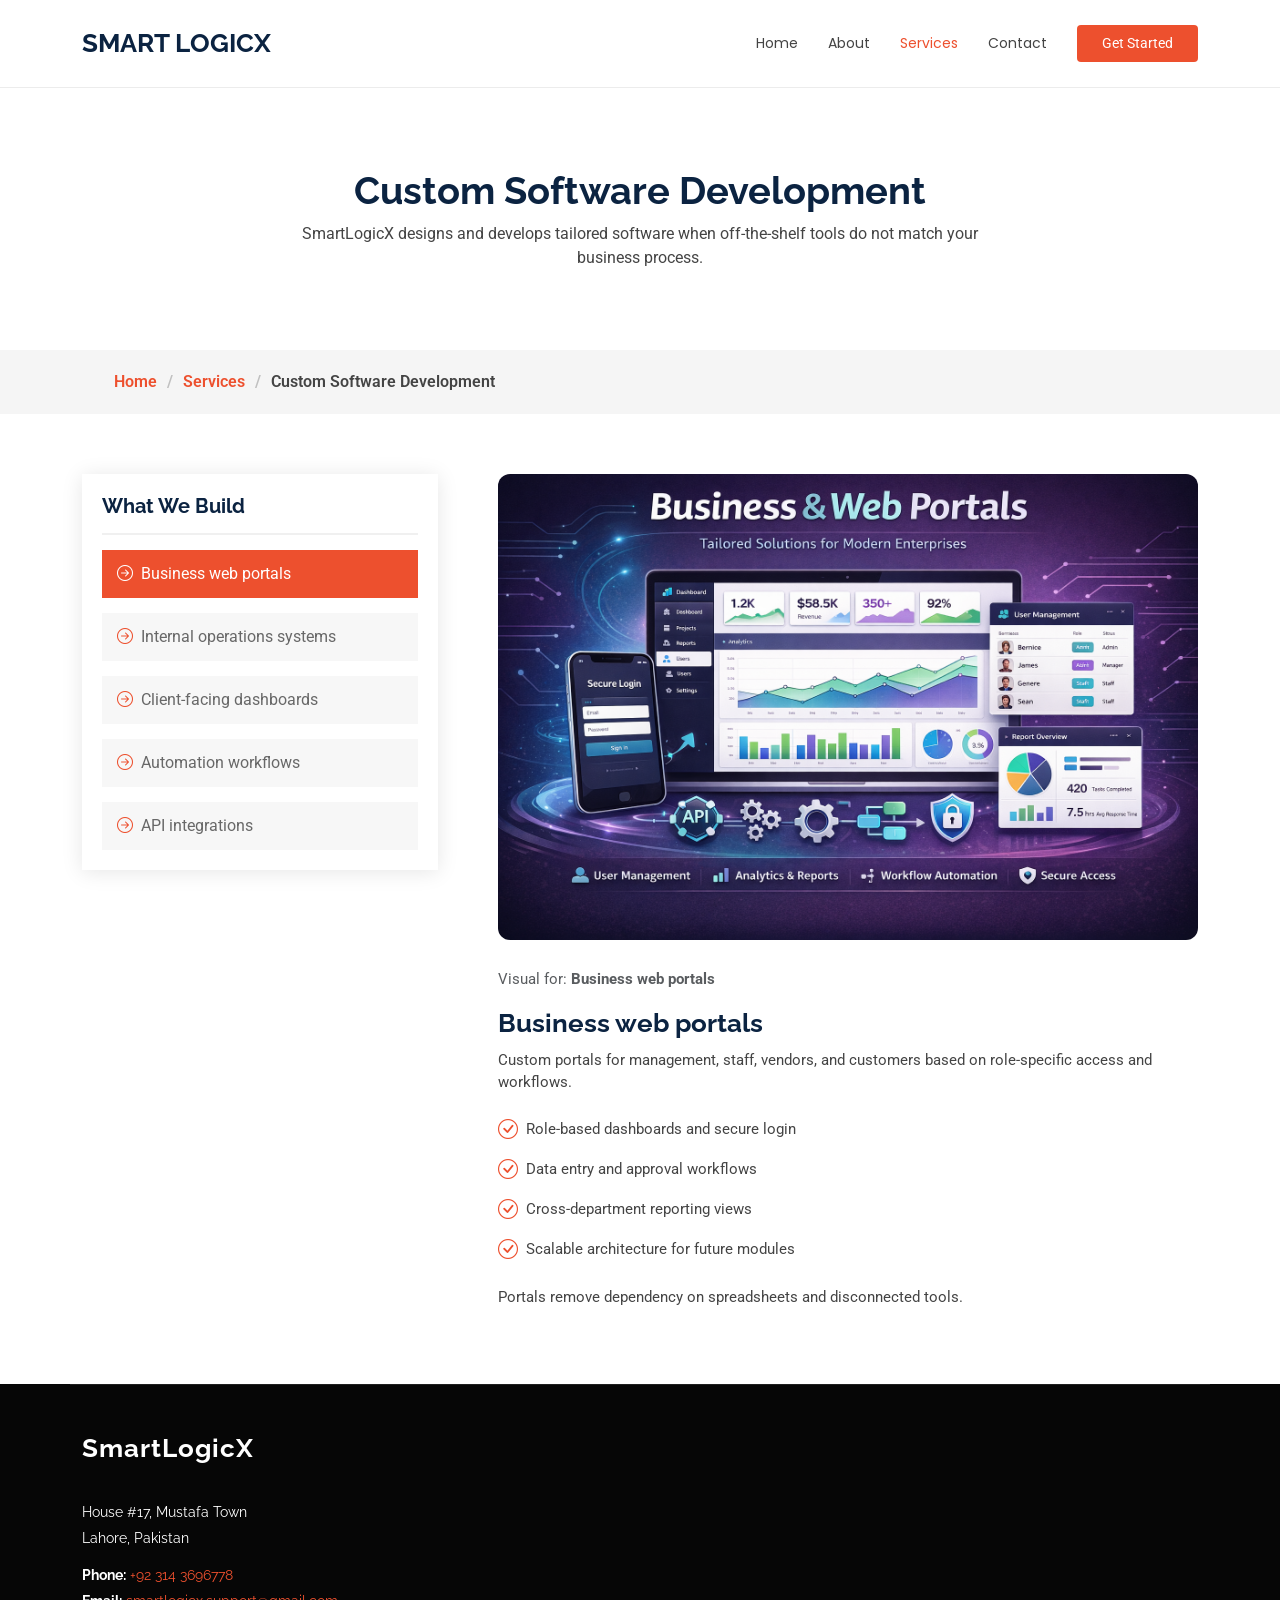
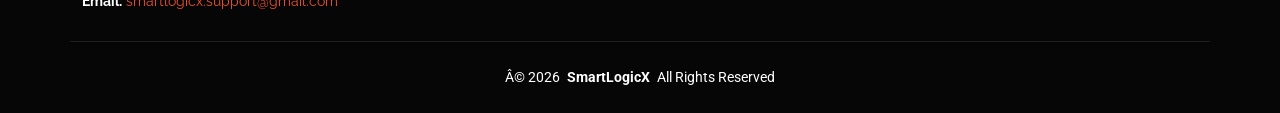
<file: custom-software-development.html>
﻿<!DOCTYPE html>
<html lang="en">

<head>
  <meta charset="utf-8">
  <meta content="width=device-width, initial-scale=1.0" name="viewport">
  <title>Custom Software Development | SmartLogicX</title>
  <meta name="description"
    content="SmartLogicX custom software development for business portals, automation systems, API integrations, and enterprise apps.">
  <meta name="keywords" content="custom software development, business software, SmartLogicX, enterprise application">

  <link href="assets/img/favicon.png" rel="icon">
  <link href="assets/img/apple-touch-icon.png" rel="apple-touch-icon">
  <link href="https://fonts.googleapis.com" rel="preconnect">
  <link href="https://fonts.gstatic.com" rel="preconnect" crossorigin>
  <link
    href="https://fonts.googleapis.com/css2?family=Roboto:ital,wght@0,100;0,300;0,400;0,500;0,700;0,900;1,100;1,300;1,400;1,500;1,700;1,900&family=Poppins:ital,wght@0,100;0,200;0,300;0,400;0,500;0,600;0,700;0,800;0,900;1,100;1,200;1,300;1,400;1,500;1,600;1,700;1,800;1,900&family=Raleway:ital,wght@0,100;0,200;0,300;0,400;0,500;0,600;0,700;0,800;0,900;1,100;1,200;1,300;1,400;1,500;1,600;1,700;1,800;1,900&display=swap"
    rel="stylesheet">
  <link href="assets/vendor/bootstrap/css/bootstrap.min.css" rel="stylesheet">
  <link href="assets/vendor/bootstrap-icons/bootstrap-icons.css" rel="stylesheet">
  <link href="assets/vendor/aos/aos.css" rel="stylesheet">
  <link href="assets/vendor/swiper/swiper-bundle.min.css" rel="stylesheet">
  <link href="assets/vendor/glightbox/css/glightbox.min.css" rel="stylesheet">
  <link href="assets/css/main.css" rel="stylesheet">

  <style>
    .services-list .module-link {
      min-height: 48px;
      display: flex;
      align-items: center;
    }

    .services-list .module-link span {
      line-height: 1.35;
      white-space: normal;
      word-break: break-word;
    }

    .services-img {
      width: 100%;
      border-radius: 12px;
      object-fit: cover;
    }

    .service-details h3 {
      line-height: 1.3;
    }

    @media (max-width: 768px) {
      .page-title .heading h1 {
        font-size: 1.6rem;
      }

      .page-title .heading p {
        font-size: 0.95rem;
        line-height: 1.55;
      }

      .service-details .col-lg-8.ps-lg-5,
      .service-details .col-lg-8.ps-lg-4 {
        padding-left: calc(var(--bs-gutter-x) * 0.5) !important;
      }

      .services-img {
        max-height: 240px;
      }

      .service-details p,
      .service-details li span {
        font-size: 0.95rem;
        line-height: 1.6;
      }
    }
  </style>
</head>

<body class="service-details-page">
  <header id="header" class="header d-flex align-items-center sticky-top">
    <div class="container-fluid container-xl position-relative d-flex align-items-center">
      <a href="index.html" class="logo d-flex align-items-center me-auto">
        <h1 class="sitename">Smart LogicX</h1>
      </a>
      <nav id="navmenu" class="navmenu">
        <ul>
          <li><a href="index.html#hero">Home</a></li>
          <li><a href="index.html#about">About</a></li>
          <li><a href="index.html#services" class="active">Services</a></li>
          <li><a href="index.html#contact">Contact</a></li>
        </ul>
        <i class="mobile-nav-toggle d-xl-none bi bi-list"></i>
      </nav>
      <a class="btn-getstarted" href="index.html#contact">Get Started</a>
    </div>
  </header>

  <main class="main">
    <div class="page-title" data-aos="fade">
      <div class="heading">
        <div class="container">
          <div class="row d-flex justify-content-center text-center">
            <div class="col-lg-8">
              <h1>Custom Software Development</h1>
              <p class="mb-0">SmartLogicX designs and develops tailored software when off-the-shelf tools do not match your
                business process.</p>
            </div>
          </div>
        </div>
      </div>
      <nav class="breadcrumbs">
        <div class="container">
          <ol>
            <li><a href="index.html">Home</a></li>
            <li><a href="index.html#services">Services</a></li>
            <li class="current">Custom Software Development</li>
          </ol>
        </div>
      </nav>
    </div>

    <section id="service-details" class="service-details section">
      <div class="container">
        <div class="row gy-5">
          <div class="col-lg-4" data-aos="fade-up" data-aos-delay="100">
            <div class="service-box">
              <h4>What We Build</h4>
              <div class="services-list" data-module-list>
                <a href="#" class="module-link active" data-image="assets/img/services/custom-portals.png"
                  data-alt="Business web portals" data-title="Business web portals"
                  data-description="Custom portals for management, staff, vendors, and customers based on role-specific access and workflows."
                  data-points="Role-based dashboards and secure login|Data entry and approval workflows|Cross-department reporting views|Scalable architecture for future modules"
                  data-note="Portals remove dependency on spreadsheets and disconnected tools."><i
                    class="bi bi-arrow-right-circle"></i><span>Business web portals</span></a>
                <a href="#" class="module-link" data-image="assets/img/services/custom-internal-systems.png"
                  data-alt="Internal operations systems" data-title="Internal operations systems"
                  data-description="Back-office software for HR, operations, inventory, service tickets, and internal process tracking."
                  data-points="Custom forms and process mapping by department|Task lifecycle and status tracking|Operational SLA and workflow visibility|Management alerts and exception monitoring"
                  data-note="This module improves execution quality and team coordination."><i
                    class="bi bi-arrow-right-circle"></i><span>Internal operations systems</span></a>
                <a href="#" class="module-link" data-image="assets/img/services/custom-client-dashboards.png"
                  data-alt="Client-facing dashboards" data-title="Client-facing dashboards"
                  data-description="Interactive dashboards for clients to track projects, requests, usage metrics, and service outcomes in real time."
                  data-points="Customer login and service status screens|Self-service reports and analytics widgets|Ticket/request history and communication logs|Brand-aligned interface for external users"
                  data-note="Client transparency improves trust and reduces support overhead."><i
                    class="bi bi-arrow-right-circle"></i><span>Client-facing dashboards</span></a>
                <a href="#" class="module-link" data-image="assets/img/services/custom-automation.png"
                  data-alt="Automation workflows" data-title="Automation workflows"
                  data-description="Process automation for repetitive tasks, approvals, notifications, and scheduled operations."
                  data-points="Rule-based triggers for business events|Approval routing with escalation controls|Scheduled notifications and reminder engines|Manual task reduction through process automation"
                  data-note="Automation saves time, reduces human error, and improves turnaround speed."><i
                    class="bi bi-arrow-right-circle"></i><span>Automation workflows</span></a>
                <a href="#" class="module-link" data-image="assets/img/services/custom-api-integrations.png"
                  data-alt="API integrations" data-title="API integrations"
                  data-description="Integration layer for payments, CRMs, ERPs, third-party tools, and legacy systems through secure APIs."
                  data-points="REST API development and external API consumption|Data synchronization between systems|Webhook and event-driven integration support|Authentication and secure data exchange controls"
                  data-note="Integrations let your ecosystem work as one connected platform."><i
                    class="bi bi-arrow-right-circle"></i><span>API integrations</span></a>
              </div>
            </div>
          </div>

          <div class="col-lg-8 ps-lg-5" data-aos="fade-up" data-aos-delay="200">
            <img id="moduleImage" src="assets/img/services/custom-portals.png" alt="Custom Software Development"
              class="img-fluid services-img">
            <p class="small text-muted mt-2 mb-3">Visual for: <strong id="moduleVisualLabel">Module</strong></p>
            <h3 id="moduleTitle">Software engineered around your exact process</h3>
            <p id="moduleDescription">
              SmartLogicX custom development service is ideal for organizations that need system behavior tailored to their
              workflow, approval structure, and reporting requirements. Instead of forcing your team to adapt to generic
              products, we build software around your business.
            </p>
            <ul id="modulePoints"></ul>
            <p id="moduleNote">
              Our common stack includes .NET, React, Angular, SQL, and cloud deployment on AWS or Azure. We focus on
              maintainable code, business continuity, and long-term scalability.
            </p>
          </div>
        </div>
      </div>
    </section>
  </main>

  <footer id="footer" class="footer dark-background">
    <div class="container footer-top">
      <div class="row gy-4">
        <div class="col-lg-4 col-md-6 footer-about">
          <a href="index.html" class="logo d-flex align-items-center"><span class="sitename">SmartLogicX</span></a>
          <div class="footer-contact pt-3">
            <p>House #17, Mustafa Town</p>
            <p>Lahore, Pakistan</p>
            <p class="mt-3"><strong>Phone:</strong> <a href="tel:+923143696778">+92 314 3696778</a></p>
            <p><strong>Email:</strong> <a href="mailto:smartlogicx.support@gmail.com">smartlogicx.support@gmail.com</a></p>
          </div>
        </div>
      </div>
    </div>
    <div class="container copyright text-center mt-4">
      <p>Â© 2026 <strong class="px-1 sitename">SmartLogicX</strong> All Rights Reserved</p>
    </div>
  </footer>

  <a href="#" id="scroll-top" class="scroll-top d-flex align-items-center justify-content-center"><i
      class="bi bi-arrow-up-short"></i></a>
  <div id="preloader"></div>

  <script src="assets/vendor/bootstrap/js/bootstrap.bundle.min.js"></script>
  <script src="assets/vendor/aos/aos.js"></script>
  <script src="assets/vendor/purecounter/purecounter_vanilla.js"></script>
  <script src="assets/vendor/swiper/swiper-bundle.min.js"></script>
  <script src="assets/vendor/glightbox/js/glightbox.min.js"></script>
  <script src="assets/vendor/imagesloaded/imagesloaded.pkgd.min.js"></script>
  <script src="assets/vendor/isotope-layout/isotope.pkgd.min.js"></script>
  <script>
    document.addEventListener("DOMContentLoaded", function () {
      const links = document.querySelectorAll("[data-module-list] .module-link");
      const image = document.getElementById("moduleImage");
      const title = document.getElementById("moduleTitle");
      const description = document.getElementById("moduleDescription");
      const points = document.getElementById("modulePoints");
      const note = document.getElementById("moduleNote");
      const visualLabel = document.getElementById("moduleVisualLabel");

      if (!links.length || !image || !title || !description || !points || !note || !visualLabel) return;

      function render(link) {
        links.forEach(function (item) { item.classList.remove("active"); });
        link.classList.add("active");
        image.src = link.dataset.image || image.src;
        image.alt = link.dataset.alt || "";
        title.textContent = link.dataset.title || "";
        description.textContent = link.dataset.description || "";
        note.textContent = link.dataset.note || "";
        visualLabel.textContent = link.dataset.title || "Module";

        const rows = (link.dataset.points || "").split("|").map(function (item) {
          return item.trim();
        }).filter(Boolean);

        points.innerHTML = rows.map(function (item) {
          return '<li><i class="bi bi-check-circle"></i> <span>' + item + "</span></li>";
        }).join("");
      }

      links.forEach(function (link) {
        link.addEventListener("click", function (event) {
          event.preventDefault();
          render(link);
        });
      });

      render(document.querySelector("[data-module-list] .module-link.active") || links[0]);
    });
  </script>
  <script src="assets/js/main.js"></script>
</body>

</html>
</file>
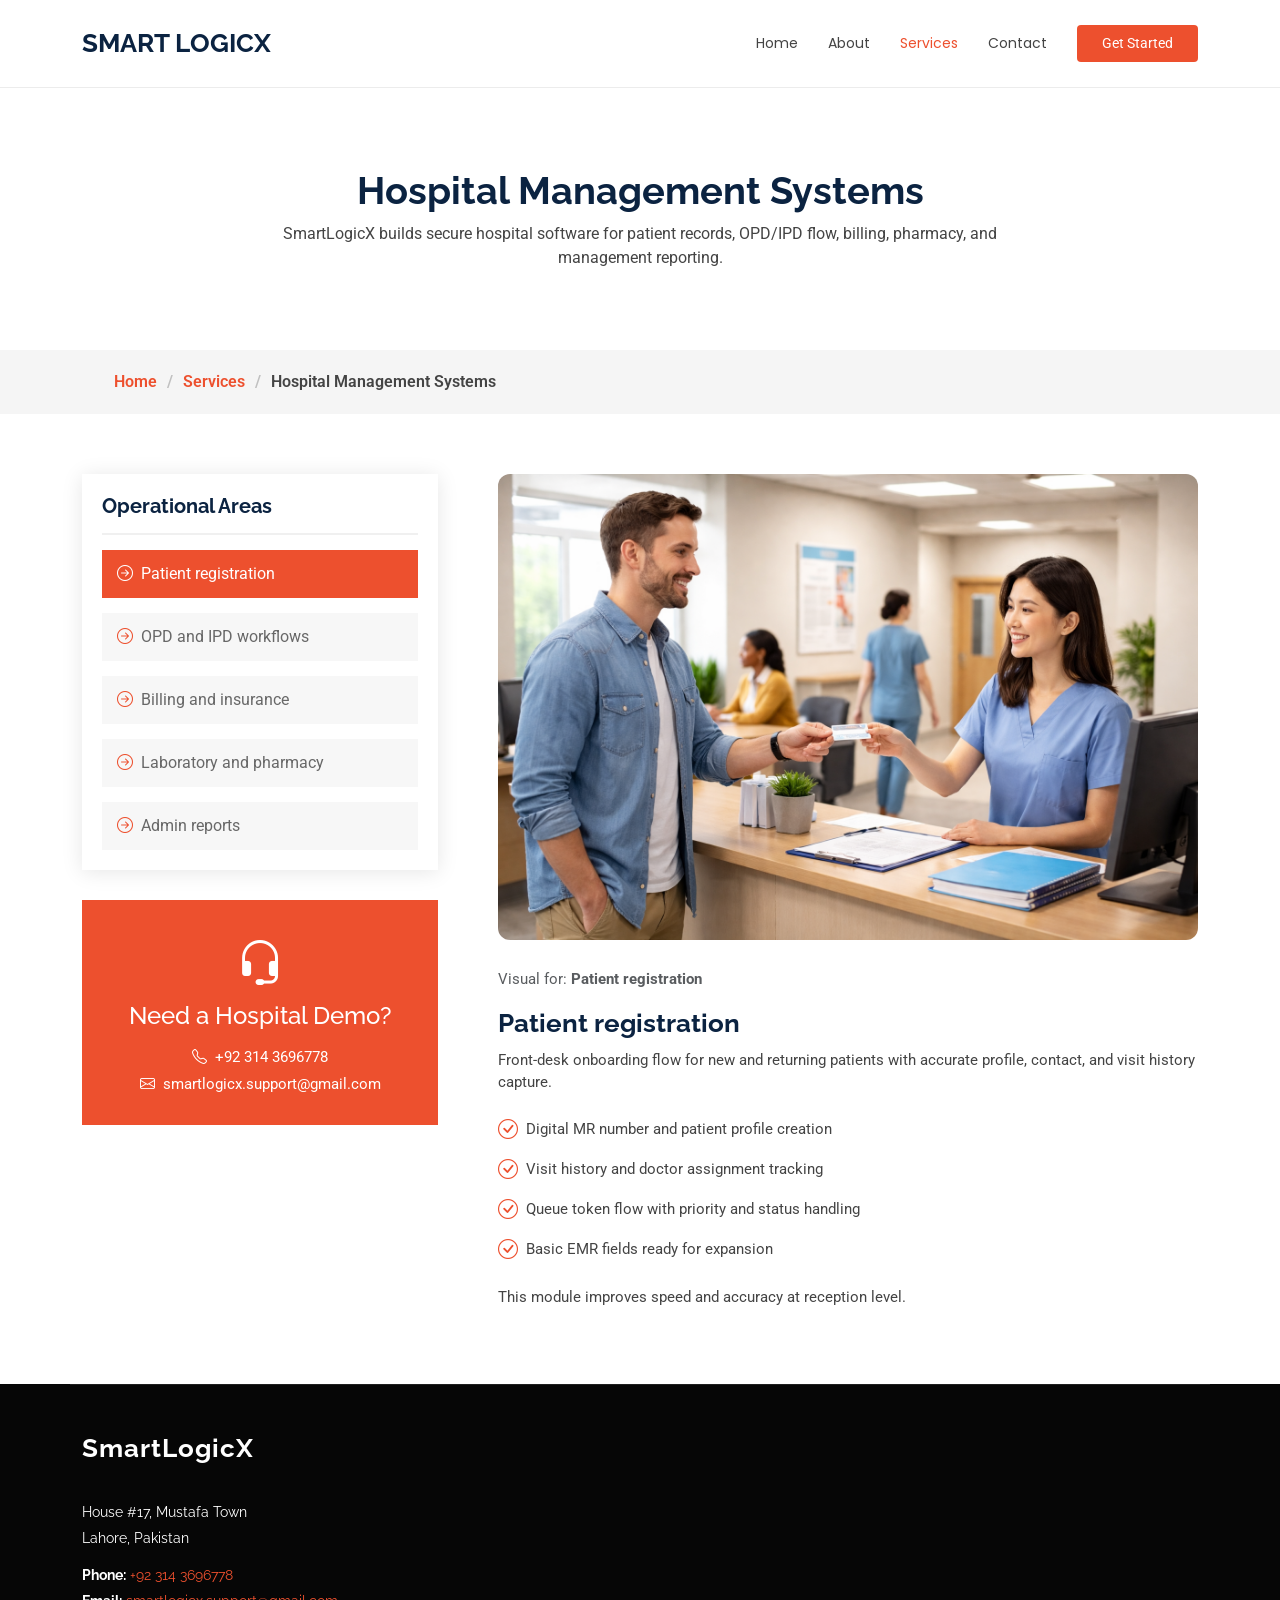
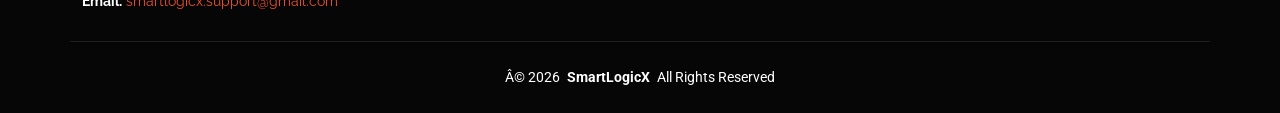
<file: hospital-management-systems.html>
﻿<!DOCTYPE html>
<html lang="en">

<head>
  <meta charset="utf-8">
  <meta content="width=device-width, initial-scale=1.0" name="viewport">
  <title>Hospital Management Systems | SmartLogicX</title>
  <meta name="description"
    content="SmartLogicX provides hospital management systems with patient records, appointments, billing, pharmacy, and reports.">
  <meta name="keywords" content="hospital software, HMS, SmartLogicX, healthcare management system">

  <link href="assets/img/favicon.png" rel="icon">
  <link href="assets/img/apple-touch-icon.png" rel="apple-touch-icon">
  <link href="https://fonts.googleapis.com" rel="preconnect">
  <link href="https://fonts.gstatic.com" rel="preconnect" crossorigin>
  <link
    href="https://fonts.googleapis.com/css2?family=Roboto:ital,wght@0,100;0,300;0,400;0,500;0,700;0,900;1,100;1,300;1,400;1,500;1,700;1,900&family=Poppins:ital,wght@0,100;0,200;0,300;0,400;0,500;0,600;0,700;0,800;0,900;1,100;1,200;1,300;1,400;1,500;1,600;1,700;1,800;1,900&family=Raleway:ital,wght@0,100;0,200;0,300;0,400;0,500;0,600;0,700;0,800;0,900;1,100;1,200;1,300;1,400;1,500;1,600;1,700;1,800;1,900&display=swap"
    rel="stylesheet">
  <link href="assets/vendor/bootstrap/css/bootstrap.min.css" rel="stylesheet">
  <link href="assets/vendor/bootstrap-icons/bootstrap-icons.css" rel="stylesheet">
  <link href="assets/vendor/aos/aos.css" rel="stylesheet">
  <link href="assets/vendor/swiper/swiper-bundle.min.css" rel="stylesheet">
  <link href="assets/vendor/glightbox/css/glightbox.min.css" rel="stylesheet">
  <link href="assets/css/main.css" rel="stylesheet">

  <style>
    .services-list .module-link {
      min-height: 48px;
      display: flex;
      align-items: center;
    }

    .services-list .module-link span {
      line-height: 1.35;
      white-space: normal;
      word-break: break-word;
    }

    .services-img {
      width: 100%;
      border-radius: 12px;
      object-fit: cover;
    }

    .service-details h3 {
      line-height: 1.3;
    }

    @media (max-width: 768px) {
      .page-title .heading h1 {
        font-size: 1.6rem;
      }

      .page-title .heading p {
        font-size: 0.95rem;
        line-height: 1.55;
      }

      .service-details .col-lg-8.ps-lg-5,
      .service-details .col-lg-8.ps-lg-4 {
        padding-left: calc(var(--bs-gutter-x) * 0.5) !important;
      }

      .services-img {
        max-height: 240px;
      }

      .service-details p,
      .service-details li span {
        font-size: 0.95rem;
        line-height: 1.6;
      }
    }
  </style>
</head>

<body class="service-details-page">
  <header id="header" class="header d-flex align-items-center sticky-top">
    <div class="container-fluid container-xl position-relative d-flex align-items-center">
      <a href="index.html" class="logo d-flex align-items-center me-auto">
        <h1 class="sitename">Smart LogicX</h1>
      </a>
      <nav id="navmenu" class="navmenu">
        <ul>
          <li><a href="index.html#hero">Home</a></li>
          <li><a href="index.html#about">About</a></li>
          <li><a href="index.html#services" class="active">Services</a></li>
          <li><a href="index.html#contact">Contact</a></li>
        </ul>
        <i class="mobile-nav-toggle d-xl-none bi bi-list"></i>
      </nav>
      <a class="btn-getstarted" href="index.html#contact">Get Started</a>
    </div>
  </header>

  <main class="main">
    <div class="page-title" data-aos="fade">
      <div class="heading">
        <div class="container">
          <div class="row d-flex justify-content-center text-center">
            <div class="col-lg-8">
              <h1>Hospital Management Systems</h1>
              <p class="mb-0">SmartLogicX builds secure hospital software for patient records, OPD/IPD flow, billing,
                pharmacy, and management reporting.</p>
            </div>
          </div>
        </div>
      </div>
      <nav class="breadcrumbs">
        <div class="container">
          <ol>
            <li><a href="index.html">Home</a></li>
            <li><a href="index.html#services">Services</a></li>
            <li class="current">Hospital Management Systems</li>
          </ol>
        </div>
      </nav>
    </div>

    <section id="service-details" class="service-details section">
      <div class="container">
        <div class="row gy-5">
          <div class="col-lg-4" data-aos="fade-up" data-aos-delay="100">
            <div class="service-box">
              <h4>Operational Areas</h4>
              <div class="services-list" data-module-list>
                <a href="#" class="module-link active" data-image="assets/img/services/hospital-registration.png"
                  data-alt="Patient registration" data-title="Patient registration"
                  data-description="Front-desk onboarding flow for new and returning patients with accurate profile, contact, and visit history capture."
                  data-points="Digital MR number and patient profile creation|Visit history and doctor assignment tracking|Queue token flow with priority and status handling|Basic EMR fields ready for expansion"
                  data-note="This module improves speed and accuracy at reception level."><i
                    class="bi bi-arrow-right-circle"></i><span>Patient registration</span></a>
                <a href="#" class="module-link" data-image="assets/img/services/hospital-opd-ipd.png"
                  data-alt="OPD and IPD workflows" data-title="OPD and IPD workflows"
                  data-description="Structured treatment flow for outpatient and inpatient processes with doctor scheduling, ward control, and discharge tracking."
                  data-points="Doctor roster and appointment slot planning|Bed and ward occupancy tracking for IPD cases|Prescription, treatment note, and follow-up mapping|Admission to discharge lifecycle management"
                  data-note="This module ensures each department stays aligned on patient progress."><i
                    class="bi bi-arrow-right-circle"></i><span>OPD and IPD workflows</span></a>
                <a href="#" class="module-link" data-image="assets/img/services/hospital-billing.png"
                  data-alt="Billing and insurance" data-title="Billing and insurance"
                  data-description="Hospital billing engine that supports consultation, procedures, medicine charges, and insurance-linked workflows."
                  data-points="Itemized billing with service-wise breakdown|Partial and full payment handling with receipts|Insurance case registration and claim status notes|Daily collection summaries and outstanding dues"
                  data-note="Finance teams get clearer control over revenue cycles and claims."><i
                    class="bi bi-arrow-right-circle"></i><span>Billing and insurance</span></a>
                <a href="#" class="module-link" data-image="assets/img/services/hospital-lab-pharmacy.png"
                  data-alt="Laboratory and pharmacy" data-title="Laboratory and pharmacy"
                  data-description="Integrated module for test requests, report uploads, medicine inventory, and issue tracking."
                  data-points="Lab test ordering and report attachment per patient|Pharmacy stock in/out with expiry awareness|Prescription-to-dispense link for medication traceability|Critical medicine and reagent level alerts"
                  data-note="Lab and pharmacy visibility reduces delays in patient care."><i
                    class="bi bi-arrow-right-circle"></i><span>Laboratory and pharmacy</span></a>
                <a href="#" class="module-link" data-image="assets/img/services/hospital-reports.png"
                  data-alt="Admin reports" data-title="Admin reports"
                  data-description="Management dashboards for patient volume, doctor utilization, billing totals, and departmental performance."
                  data-points="OPD/IPD trend charts and occupancy analytics|Doctor, department, and shift-level utilization metrics|Revenue, discount, and pending dues summaries|Operational snapshots for management decisions"
                  data-note="Leadership gets one place to review the complete hospital picture."><i
                    class="bi bi-arrow-right-circle"></i><span>Admin reports</span></a>
              </div>
            </div>

            <div class="help-box d-flex flex-column justify-content-center align-items-center">
              <i class="bi bi-headset help-icon"></i>
              <h4>Need a Hospital Demo?</h4>
              <p class="d-flex align-items-center mt-2 mb-0"><i class="bi bi-telephone me-2"></i>
                <span>+92 314 3696778</span>
              </p>
              <p class="d-flex align-items-center mt-1 mb-0"><i class="bi bi-envelope me-2"></i>
                <a href="mailto:smartlogicx.support@gmail.com">smartlogicx.support@gmail.com</a>
              </p>
            </div>
          </div>

          <div class="col-lg-8 ps-lg-5" data-aos="fade-up" data-aos-delay="200">
            <img id="moduleImage" src="assets/img/services/hospital-registration.png" alt="Hospital Management Systems"
              class="img-fluid services-img">
            <p class="small text-muted mt-2 mb-3">Visual for: <strong id="moduleVisualLabel">Module</strong></p>
            <h3 id="moduleTitle">Healthcare-focused system with secure and practical workflows</h3>
            <p id="moduleDescription">
              SmartLogicX hospital management platform is designed for clinics and hospitals that need one reliable system
              across departments. It connects patient intake, doctor scheduling, treatment flow, and finance processes with
              role-based access control.
            </p>
            <ul id="modulePoints"></ul>
            <p id="moduleNote">
              We can configure this system for single-hospital use or multi-branch setups while maintaining data security,
              traceability, and performance.
            </p>
          </div>
        </div>
      </div>
    </section>
  </main>

  <footer id="footer" class="footer dark-background">
    <div class="container footer-top">
      <div class="row gy-4">
        <div class="col-lg-4 col-md-6 footer-about">
          <a href="index.html" class="logo d-flex align-items-center"><span class="sitename">SmartLogicX</span></a>
          <div class="footer-contact pt-3">
            <p>House #17, Mustafa Town</p>
            <p>Lahore, Pakistan</p>
            <p class="mt-3"><strong>Phone:</strong> <a href="tel:+923143696778">+92 314 3696778</a></p>
            <p><strong>Email:</strong> <a href="mailto:smartlogicx.support@gmail.com">smartlogicx.support@gmail.com</a></p>
          </div>
        </div>
      </div>
    </div>
    <div class="container copyright text-center mt-4">
      <p>Â© 2026 <strong class="px-1 sitename">SmartLogicX</strong> All Rights Reserved</p>
    </div>
  </footer>

  <a href="#" id="scroll-top" class="scroll-top d-flex align-items-center justify-content-center"><i
      class="bi bi-arrow-up-short"></i></a>
  <div id="preloader"></div>

  <script src="assets/vendor/bootstrap/js/bootstrap.bundle.min.js"></script>
  <script src="assets/vendor/aos/aos.js"></script>
  <script src="assets/vendor/purecounter/purecounter_vanilla.js"></script>
  <script src="assets/vendor/swiper/swiper-bundle.min.js"></script>
  <script src="assets/vendor/glightbox/js/glightbox.min.js"></script>
  <script src="assets/vendor/imagesloaded/imagesloaded.pkgd.min.js"></script>
  <script src="assets/vendor/isotope-layout/isotope.pkgd.min.js"></script>
  <script>
    document.addEventListener("DOMContentLoaded", function () {
      const links = document.querySelectorAll("[data-module-list] .module-link");
      const image = document.getElementById("moduleImage");
      const title = document.getElementById("moduleTitle");
      const description = document.getElementById("moduleDescription");
      const points = document.getElementById("modulePoints");
      const note = document.getElementById("moduleNote");
      const visualLabel = document.getElementById("moduleVisualLabel");

      if (!links.length || !image || !title || !description || !points || !note || !visualLabel) return;

      function render(link) {
        links.forEach(function (item) { item.classList.remove("active"); });
        link.classList.add("active");
        image.src = link.dataset.image || image.src;
        image.alt = link.dataset.alt || "";
        title.textContent = link.dataset.title || "";
        description.textContent = link.dataset.description || "";
        note.textContent = link.dataset.note || "";
        visualLabel.textContent = link.dataset.title || "Module";

        const rows = (link.dataset.points || "").split("|").map(function (item) {
          return item.trim();
        }).filter(Boolean);

        points.innerHTML = rows.map(function (item) {
          return '<li><i class="bi bi-check-circle"></i> <span>' + item + "</span></li>";
        }).join("");
      }

      links.forEach(function (link) {
        link.addEventListener("click", function (event) {
          event.preventDefault();
          render(link);
        });
      });

      render(document.querySelector("[data-module-list] .module-link.active") || links[0]);
    });
  </script>
  <script src="assets/js/main.js"></script>
</body>

</html>
</file>
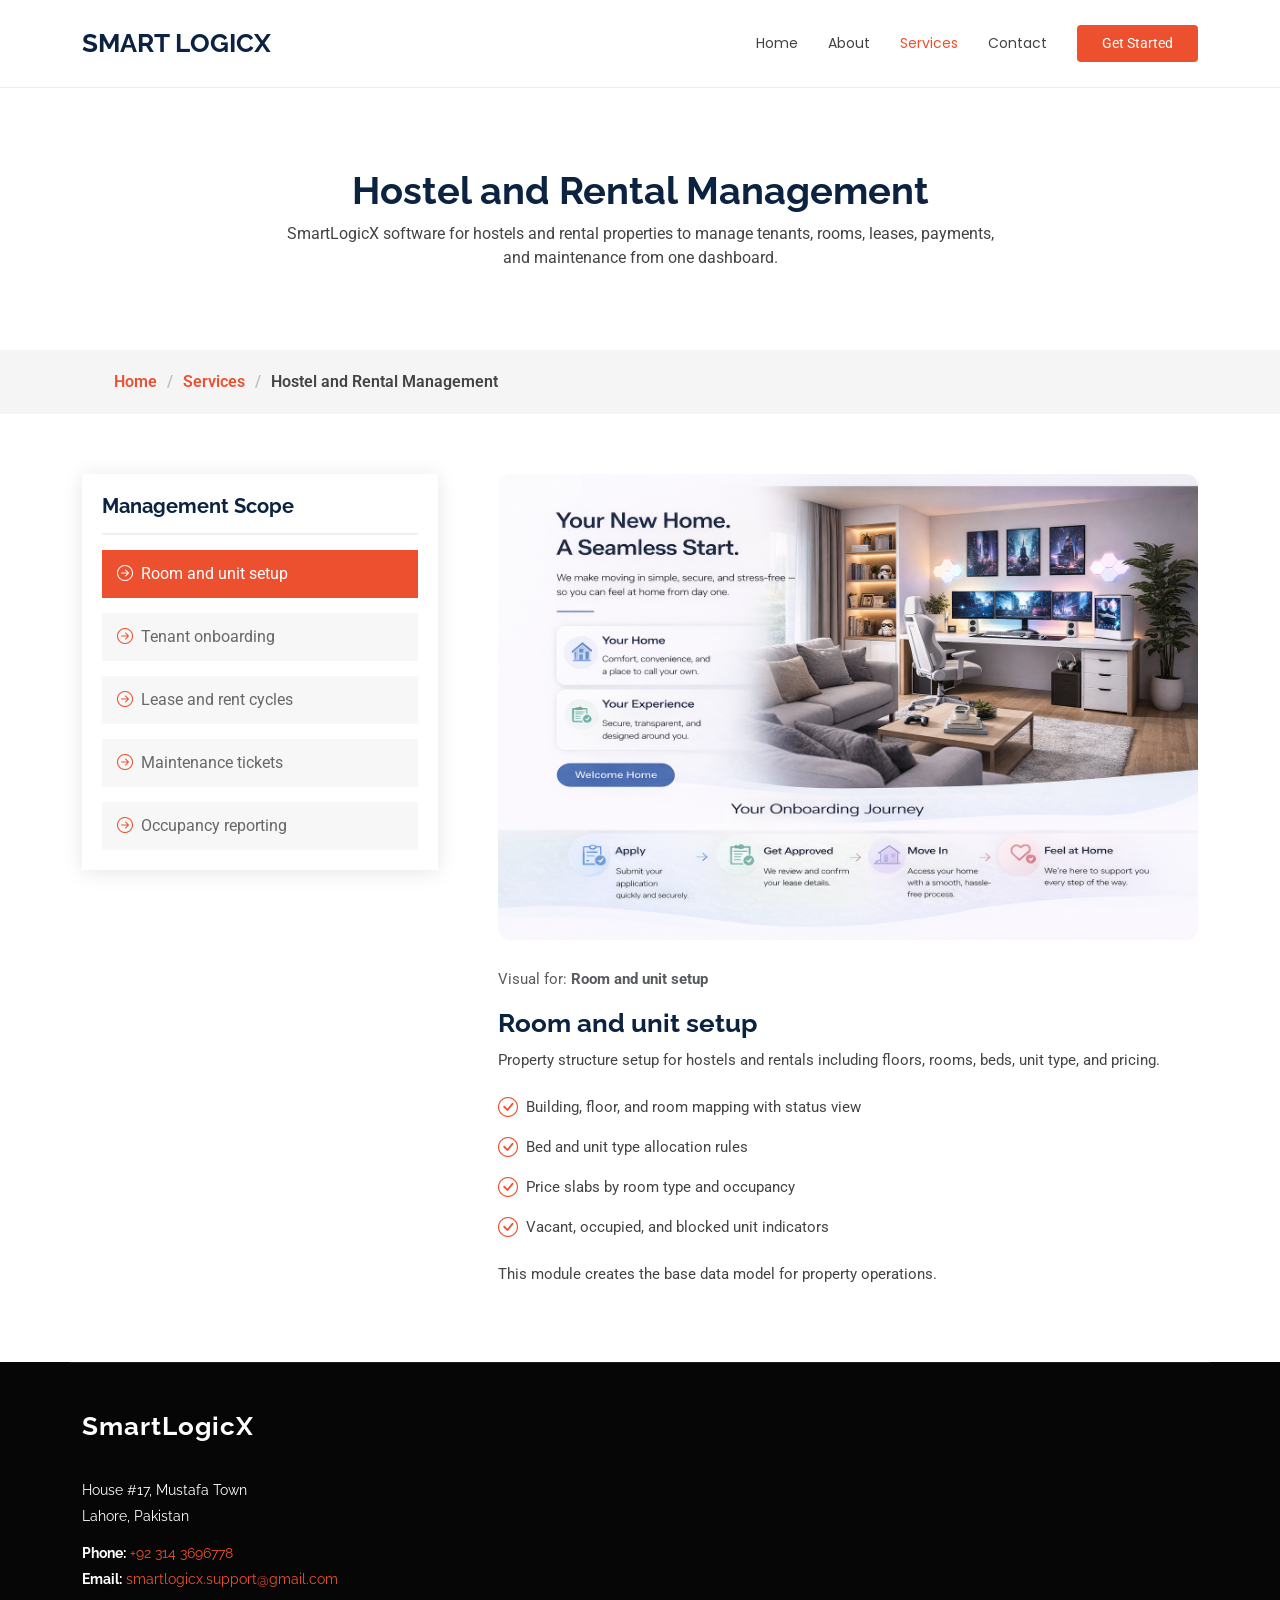
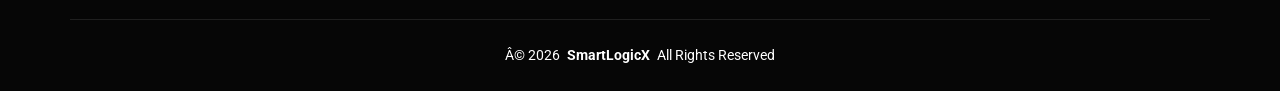
<file: hostel-rental-management.html>
﻿<!DOCTYPE html>
<html lang="en">

<head>
  <meta charset="utf-8">
  <meta content="width=device-width, initial-scale=1.0" name="viewport">
  <title>Hostel and Rental Management | SmartLogicX</title>
  <meta name="description"
    content="SmartLogicX hostel and rental software for room allocation, tenant tracking, lease cycles, and payment management.">
  <meta name="keywords" content="hostel management software, rental management system, SmartLogicX">

  <link href="assets/img/favicon.png" rel="icon">
  <link href="assets/img/apple-touch-icon.png" rel="apple-touch-icon">
  <link href="https://fonts.googleapis.com" rel="preconnect">
  <link href="https://fonts.gstatic.com" rel="preconnect" crossorigin>
  <link
    href="https://fonts.googleapis.com/css2?family=Roboto:ital,wght@0,100;0,300;0,400;0,500;0,700;0,900;1,100;1,300;1,400;1,500;1,700;1,900&family=Poppins:ital,wght@0,100;0,200;0,300;0,400;0,500;0,600;0,700;0,800;0,900;1,100;1,200;1,300;1,400;1,500;1,600;1,700;1,800;1,900&family=Raleway:ital,wght@0,100;0,200;0,300;0,400;0,500;0,600;0,700;0,800;0,900;1,100;1,200;1,300;1,400;1,500;1,600;1,700;1,800;1,900&display=swap"
    rel="stylesheet">
  <link href="assets/vendor/bootstrap/css/bootstrap.min.css" rel="stylesheet">
  <link href="assets/vendor/bootstrap-icons/bootstrap-icons.css" rel="stylesheet">
  <link href="assets/vendor/aos/aos.css" rel="stylesheet">
  <link href="assets/vendor/swiper/swiper-bundle.min.css" rel="stylesheet">
  <link href="assets/vendor/glightbox/css/glightbox.min.css" rel="stylesheet">
  <link href="assets/css/main.css" rel="stylesheet">

  <style>
    .services-list .module-link {
      min-height: 48px;
      display: flex;
      align-items: center;
    }

    .services-list .module-link span {
      line-height: 1.35;
      white-space: normal;
      word-break: break-word;
    }

    .services-img {
      width: 100%;
      border-radius: 12px;
      object-fit: cover;
    }

    .service-details h3 {
      line-height: 1.3;
    }

    @media (max-width: 768px) {
      .page-title .heading h1 {
        font-size: 1.6rem;
      }

      .page-title .heading p {
        font-size: 0.95rem;
        line-height: 1.55;
      }

      .service-details .col-lg-8.ps-lg-5,
      .service-details .col-lg-8.ps-lg-4 {
        padding-left: calc(var(--bs-gutter-x) * 0.5) !important;
      }

      .services-img {
        max-height: 240px;
      }

      .service-details p,
      .service-details li span {
        font-size: 0.95rem;
        line-height: 1.6;
      }
    }
  </style>
</head>

<body class="service-details-page">
  <header id="header" class="header d-flex align-items-center sticky-top">
    <div class="container-fluid container-xl position-relative d-flex align-items-center">
      <a href="index.html" class="logo d-flex align-items-center me-auto">
        <h1 class="sitename">Smart LogicX</h1>
      </a>
      <nav id="navmenu" class="navmenu">
        <ul>
          <li><a href="index.html#hero">Home</a></li>
          <li><a href="index.html#about">About</a></li>
          <li><a href="index.html#services" class="active">Services</a></li>
          <li><a href="index.html#contact">Contact</a></li>
        </ul>
        <i class="mobile-nav-toggle d-xl-none bi bi-list"></i>
      </nav>
      <a class="btn-getstarted" href="index.html#contact">Get Started</a>
    </div>
  </header>

  <main class="main">
    <div class="page-title" data-aos="fade">
      <div class="heading">
        <div class="container">
          <div class="row d-flex justify-content-center text-center">
            <div class="col-lg-8">
              <h1>Hostel and Rental Management</h1>
              <p class="mb-0">SmartLogicX software for hostels and rental properties to manage tenants, rooms, leases,
                payments, and maintenance from one dashboard.</p>
            </div>
          </div>
        </div>
      </div>
      <nav class="breadcrumbs">
        <div class="container">
          <ol>
            <li><a href="index.html">Home</a></li>
            <li><a href="index.html#services">Services</a></li>
            <li class="current">Hostel and Rental Management</li>
          </ol>
        </div>
      </nav>
    </div>

    <section id="service-details" class="service-details section">
      <div class="container">
        <div class="row gy-5">
          <div class="col-lg-4" data-aos="fade-up" data-aos-delay="100">
            <div class="service-box">
              <h4>Management Scope</h4>
              <div class="services-list" data-module-list>
                <a href="#" class="module-link active" data-image="assets/img/services/hostel-room-setup.png"
                  data-alt="Room and unit setup" data-title="Room and unit setup"
                  data-description="Property structure setup for hostels and rentals including floors, rooms, beds, unit type, and pricing."
                  data-points="Building, floor, and room mapping with status view|Bed and unit type allocation rules|Price slabs by room type and occupancy|Vacant, occupied, and blocked unit indicators"
                  data-note="This module creates the base data model for property operations."><i
                    class="bi bi-arrow-right-circle"></i><span>Room and unit setup</span></a>
                <a href="#" class="module-link" data-image="assets/img/services/hostel-onboarding.png"
                  data-alt="Tenant onboarding" data-title="Tenant onboarding"
                  data-description="Smooth onboarding flow for guests or tenants with profile data, documents, security deposits, and agreement records."
                  data-points="Tenant profile with ID and emergency contacts|Check-in workflow and room assignment logs|Deposit management with receipt tracking|Contract and policy acceptance records"
                  data-note="Onboarding clarity reduces disputes and improves service quality."><i
                    class="bi bi-arrow-right-circle"></i><span>Tenant onboarding</span></a>
                <a href="#" class="module-link" data-image="assets/img/services/hostel-rent-cycles.png"
                  data-alt="Lease and rent cycles" data-title="Lease and rent cycles"
                  data-description="Recurring billing and lease lifecycle controls for monthly rentals, overdue handling, and payment status monitoring."
                  data-points="Lease start/end and renewal planning|Automated monthly rent generation|Due date reminders and overdue flags|Receipt records and payment history per tenant"
                  data-note="Finance visibility stays consistent across all tenants and units."><i
                    class="bi bi-arrow-right-circle"></i><span>Lease and rent cycles</span></a>
                <a href="#" class="module-link" data-image="assets/img/services/hostel-maintenance.png"
                  data-alt="Maintenance tickets" data-title="Maintenance tickets"
                  data-description="Issue tracking system for electrical, plumbing, cleaning, and repair requests with resolution history."
                  data-points="Ticket creation by tenant or admin team|Priority and category-based issue routing|Technician assignment and update logs|Completion remarks and closure timeline"
                  data-note="Maintenance tracking improves occupancy retention and service trust."><i
                    class="bi bi-arrow-right-circle"></i><span>Maintenance tickets</span></a>
                <a href="#" class="module-link" data-image="assets/img/services/hostel-occupancy-reports.png"
                  data-alt="Occupancy reporting" data-title="Occupancy reporting"
                  data-description="Live occupancy and business performance dashboards for hostel managers and rental operators."
                  data-points="Occupancy percentage by property and room type|Move-in and move-out trend summaries|Revenue view by property and period|Vacancy pipeline and future availability indicators"
                  data-note="This module supports planning and growth decisions with real numbers."><i
                    class="bi bi-arrow-right-circle"></i><span>Occupancy reporting</span></a>
              </div>
            </div>
          </div>

          <div class="col-lg-8 ps-lg-5" data-aos="fade-up" data-aos-delay="200">
            <img id="moduleImage" src="assets/img/services/hostel-room-setup.png" alt="Hostel and Rental Management"
              class="img-fluid services-img">
            <p class="small text-muted mt-2 mb-3">Visual for: <strong id="moduleVisualLabel">Module</strong></p>
            <h3 id="moduleTitle">Reduce manual follow-up across property operations</h3>
            <p id="moduleDescription">
              This SmartLogicX solution is for hostel owners, rental managers, and accommodation operators who need
              organized property workflows. It centralizes room allocation, tenant history, payment status, and service
              requests in one place.
            </p>
            <ul id="modulePoints"></ul>
            <p id="moduleNote">
              SmartLogicX can customize this module for student hostels, family rentals, and multi-property operations with
              branch-wise controls and reports.
            </p>
          </div>
        </div>
      </div>
    </section>
  </main>

  <footer id="footer" class="footer dark-background">
    <div class="container footer-top">
      <div class="row gy-4">
        <div class="col-lg-4 col-md-6 footer-about">
          <a href="index.html" class="logo d-flex align-items-center"><span class="sitename">SmartLogicX</span></a>
          <div class="footer-contact pt-3">
            <p>House #17, Mustafa Town</p>
            <p>Lahore, Pakistan</p>
            <p class="mt-3"><strong>Phone:</strong> <a href="tel:+923143696778">+92 314 3696778</a></p>
            <p><strong>Email:</strong> <a href="mailto:smartlogicx.support@gmail.com">smartlogicx.support@gmail.com</a></p>
          </div>
        </div>
      </div>
    </div>
    <div class="container copyright text-center mt-4">
      <p>Â© 2026 <strong class="px-1 sitename">SmartLogicX</strong> All Rights Reserved</p>
    </div>
  </footer>

  <a href="#" id="scroll-top" class="scroll-top d-flex align-items-center justify-content-center"><i
      class="bi bi-arrow-up-short"></i></a>
  <div id="preloader"></div>

  <script src="assets/vendor/bootstrap/js/bootstrap.bundle.min.js"></script>
  <script src="assets/vendor/aos/aos.js"></script>
  <script src="assets/vendor/purecounter/purecounter_vanilla.js"></script>
  <script src="assets/vendor/swiper/swiper-bundle.min.js"></script>
  <script src="assets/vendor/glightbox/js/glightbox.min.js"></script>
  <script src="assets/vendor/imagesloaded/imagesloaded.pkgd.min.js"></script>
  <script src="assets/vendor/isotope-layout/isotope.pkgd.min.js"></script>
  <script>
    document.addEventListener("DOMContentLoaded", function () {
      const links = document.querySelectorAll("[data-module-list] .module-link");
      const image = document.getElementById("moduleImage");
      const title = document.getElementById("moduleTitle");
      const description = document.getElementById("moduleDescription");
      const points = document.getElementById("modulePoints");
      const note = document.getElementById("moduleNote");
      const visualLabel = document.getElementById("moduleVisualLabel");

      if (!links.length || !image || !title || !description || !points || !note || !visualLabel) return;

      function render(link) {
        links.forEach(function (item) { item.classList.remove("active"); });
        link.classList.add("active");
        image.src = link.dataset.image || image.src;
        image.alt = link.dataset.alt || "";
        title.textContent = link.dataset.title || "";
        description.textContent = link.dataset.description || "";
        note.textContent = link.dataset.note || "";
        visualLabel.textContent = link.dataset.title || "Module";

        const rows = (link.dataset.points || "").split("|").map(function (item) {
          return item.trim();
        }).filter(Boolean);

        points.innerHTML = rows.map(function (item) {
          return '<li><i class="bi bi-check-circle"></i> <span>' + item + "</span></li>";
        }).join("");
      }

      links.forEach(function (link) {
        link.addEventListener("click", function (event) {
          event.preventDefault();
          render(link);
        });
      });

      render(document.querySelector("[data-module-list] .module-link.active") || links[0]);
    });
  </script>
  <script src="assets/js/main.js"></script>
</body>

</html>
</file>
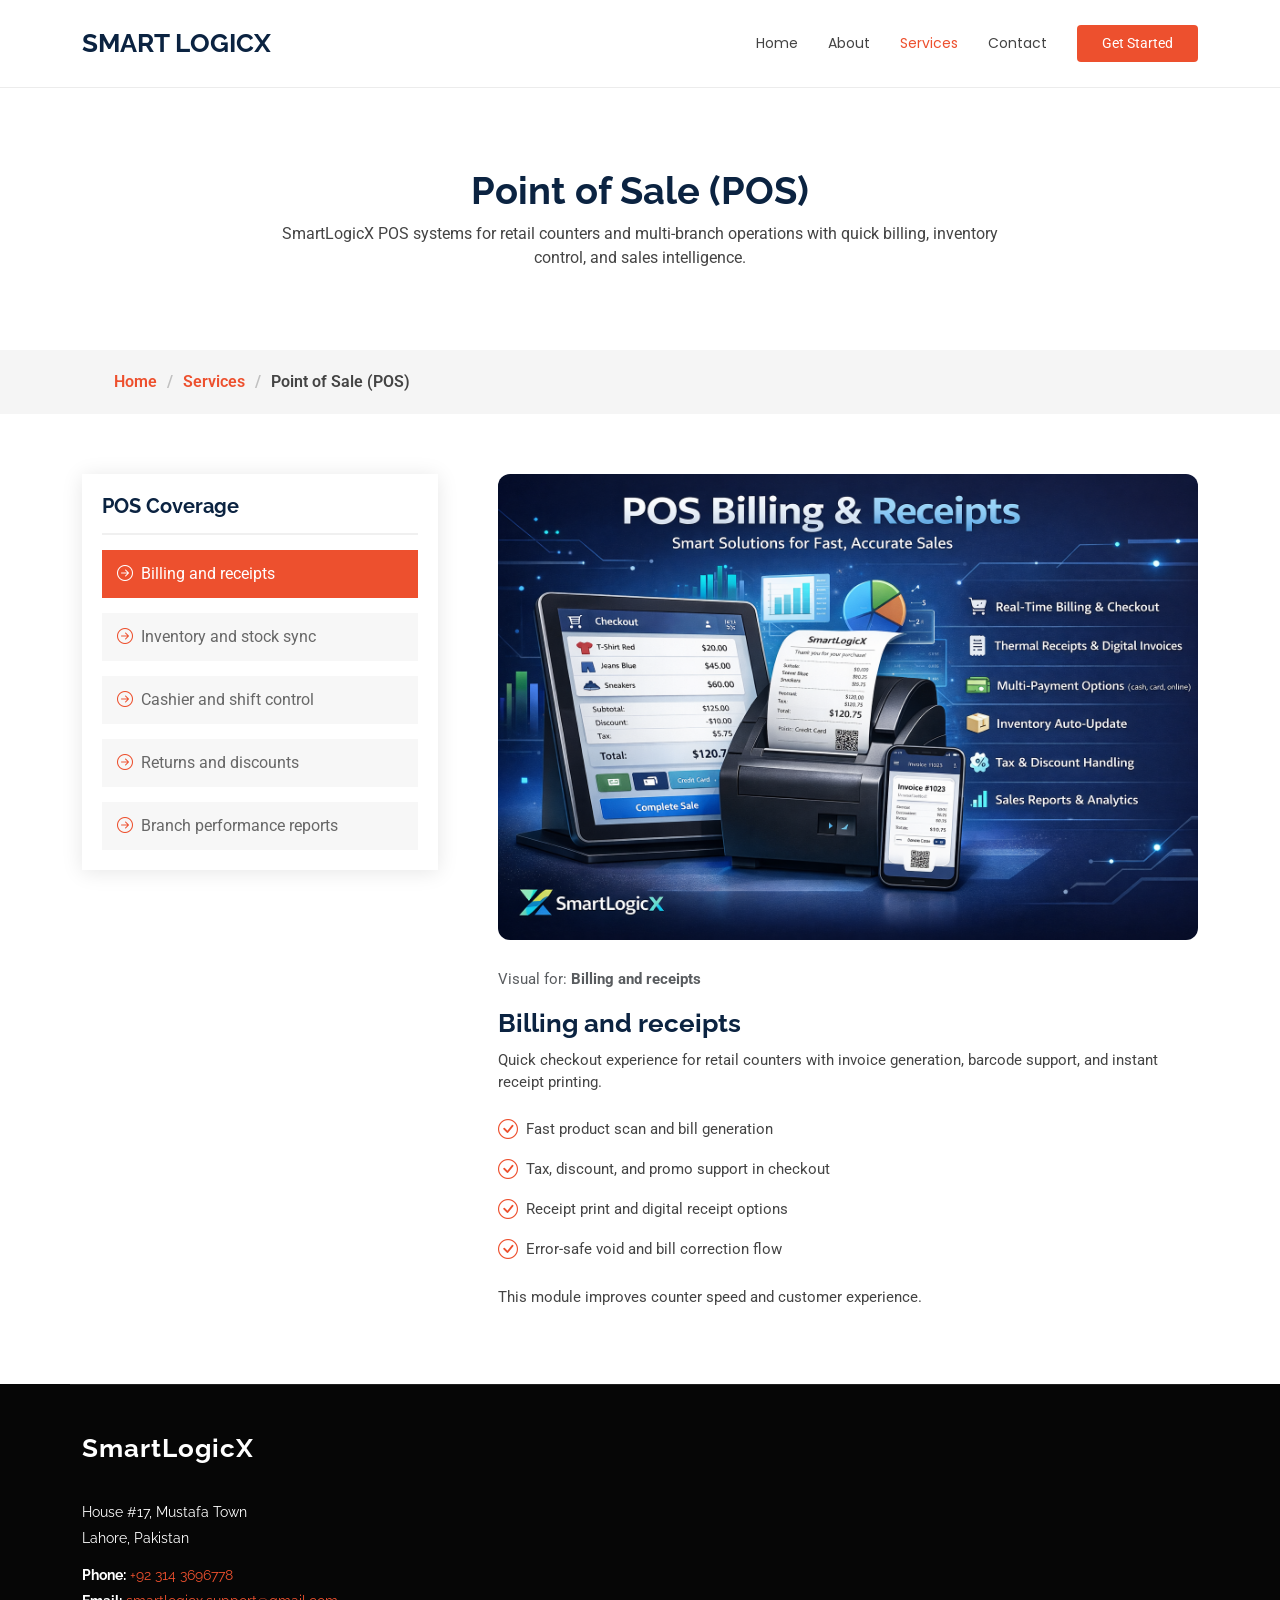
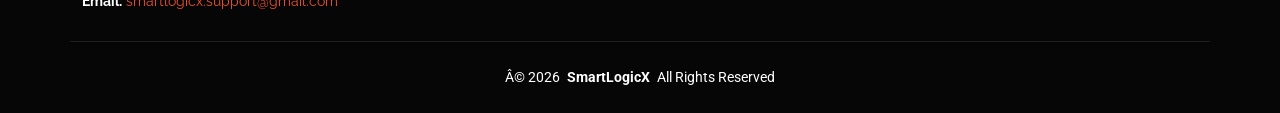
<file: point-of-sale-pos.html>
﻿<!DOCTYPE html>
<html lang="en">

<head>
  <meta charset="utf-8">
  <meta content="width=device-width, initial-scale=1.0" name="viewport">
  <title>Point of Sale (POS) | SmartLogicX</title>
  <meta name="description"
    content="SmartLogicX POS software with fast billing, branch inventory sync, sales reporting, and cashier controls.">
  <meta name="keywords" content="POS software, point of sale system, SmartLogicX retail software">

  <link href="assets/img/favicon.png" rel="icon">
  <link href="assets/img/apple-touch-icon.png" rel="apple-touch-icon">
  <link href="https://fonts.googleapis.com" rel="preconnect">
  <link href="https://fonts.gstatic.com" rel="preconnect" crossorigin>
  <link
    href="https://fonts.googleapis.com/css2?family=Roboto:ital,wght@0,100;0,300;0,400;0,500;0,700;0,900;1,100;1,300;1,400;1,500;1,700;1,900&family=Poppins:ital,wght@0,100;0,200;0,300;0,400;0,500;0,600;0,700;0,800;0,900;1,100;1,200;1,300;1,400;1,500;1,600;1,700;1,800;1,900&family=Raleway:ital,wght@0,100;0,200;0,300;0,400;0,500;0,600;0,700;0,800;0,900;1,100;1,200;1,300;1,400;1,500;1,600;1,700;1,800;1,900&display=swap"
    rel="stylesheet">
  <link href="assets/vendor/bootstrap/css/bootstrap.min.css" rel="stylesheet">
  <link href="assets/vendor/bootstrap-icons/bootstrap-icons.css" rel="stylesheet">
  <link href="assets/vendor/aos/aos.css" rel="stylesheet">
  <link href="assets/vendor/swiper/swiper-bundle.min.css" rel="stylesheet">
  <link href="assets/vendor/glightbox/css/glightbox.min.css" rel="stylesheet">
  <link href="assets/css/main.css" rel="stylesheet">

  <style>
    .services-list .module-link {
      min-height: 48px;
      display: flex;
      align-items: center;
    }

    .services-list .module-link span {
      line-height: 1.35;
      white-space: normal;
      word-break: break-word;
    }

    .services-img {
      width: 100%;
      border-radius: 12px;
      object-fit: cover;
    }

    .service-details h3 {
      line-height: 1.3;
    }

    @media (max-width: 768px) {
      .page-title .heading h1 {
        font-size: 1.6rem;
      }

      .page-title .heading p {
        font-size: 0.95rem;
        line-height: 1.55;
      }

      .service-details .col-lg-8.ps-lg-5,
      .service-details .col-lg-8.ps-lg-4 {
        padding-left: calc(var(--bs-gutter-x) * 0.5) !important;
      }

      .services-img {
        max-height: 240px;
      }

      .service-details p,
      .service-details li span {
        font-size: 0.95rem;
        line-height: 1.6;
      }
    }
  </style>
</head>

<body class="service-details-page">
  <header id="header" class="header d-flex align-items-center sticky-top">
    <div class="container-fluid container-xl position-relative d-flex align-items-center">
      <a href="index.html" class="logo d-flex align-items-center me-auto">
        <h1 class="sitename">Smart LogicX</h1>
      </a>
      <nav id="navmenu" class="navmenu">
        <ul>
          <li><a href="index.html#hero">Home</a></li>
          <li><a href="index.html#about">About</a></li>
          <li><a href="index.html#services" class="active">Services</a></li>
          <li><a href="index.html#contact">Contact</a></li>
        </ul>
        <i class="mobile-nav-toggle d-xl-none bi bi-list"></i>
      </nav>
      <a class="btn-getstarted" href="index.html#contact">Get Started</a>
    </div>
  </header>

  <main class="main">
    <div class="page-title" data-aos="fade">
      <div class="heading">
        <div class="container">
          <div class="row d-flex justify-content-center text-center">
            <div class="col-lg-8">
              <h1>Point of Sale (POS)</h1>
              <p class="mb-0">SmartLogicX POS systems for retail counters and multi-branch operations with quick billing,
                inventory control, and sales intelligence.</p>
            </div>
          </div>
        </div>
      </div>
      <nav class="breadcrumbs">
        <div class="container">
          <ol>
            <li><a href="index.html">Home</a></li>
            <li><a href="index.html#services">Services</a></li>
            <li class="current">Point of Sale (POS)</li>
          </ol>
        </div>
      </nav>
    </div>

    <section id="service-details" class="service-details section">
      <div class="container">
        <div class="row gy-5">
          <div class="col-lg-4" data-aos="fade-up" data-aos-delay="100">
            <div class="service-box">
              <h4>POS Coverage</h4>
              <div class="services-list" data-module-list>
                <a href="#" class="module-link active" data-image="assets/img/services/pos-billing.png"
                  data-alt="Billing and receipts" data-title="Billing and receipts"
                  data-description="Quick checkout experience for retail counters with invoice generation, barcode support, and instant receipt printing."
                  data-points="Fast product scan and bill generation|Tax, discount, and promo support in checkout|Receipt print and digital receipt options|Error-safe void and bill correction flow"
                  data-note="This module improves counter speed and customer experience."><i
                    class="bi bi-arrow-right-circle"></i><span>Billing and receipts</span></a>
                <a href="#" class="module-link" data-image="assets/img/services/pos-inventory.png"
                  data-alt="Inventory and stock sync" data-title="Inventory and stock sync"
                  data-description="Real-time stock updates across branches and warehouses after each sale, purchase, transfer, and return."
                  data-points="Auto stock reduction on sales|Branch-to-branch transfer handling|Low-stock and reorder alerts|Product movement logs and adjustment history"
                  data-note="Owners can avoid stock-outs and over-ordering with live inventory insights."><i
                    class="bi bi-arrow-right-circle"></i><span>Inventory and stock sync</span></a>
                <a href="#" class="module-link" data-image="assets/img/services/pos-cashier-shifts.png"
                  data-alt="Cashier and shift control" data-title="Cashier and shift control"
                  data-description="Cashier-level access management with shift opening/closing, drawer checks, and accountability logs."
                  data-points="Role-based permissions for each cashier|Shift opening/closing with cash summary|User activity logs for billing actions|Counter-wise performance and transaction overview"
                  data-note="It improves operational control and reduces internal billing errors."><i
                    class="bi bi-arrow-right-circle"></i><span>Cashier and shift control</span></a>
                <a href="#" class="module-link" data-image="assets/img/services/pos-returns-discounts.png"
                  data-alt="Returns and discounts" data-title="Returns and discounts"
                  data-description="Managed return/refund process with discount policies and audit trails for compliance and business control."
                  data-points="Return requests linked to original invoice|Partial/full refund and replacement options|Discount authorization by user role|Audit trail for every adjustment or override"
                  data-note="This helps prevent misuse while keeping return handling customer-friendly."><i
                    class="bi bi-arrow-right-circle"></i><span>Returns and discounts</span></a>
                <a href="#" class="module-link" data-image="assets/img/services/pos-branch-reports.png"
                  data-alt="Branch performance reports" data-title="Branch performance reports"
                  data-description="Business dashboards showing sales, profit, top items, hourly traffic, and branch-level performance comparisons."
                  data-points="Branch-wise daily/monthly revenue reports|Product and category sales comparison|Peak-hour and cashier performance analysis|Profit and margin insights by product line"
                  data-note="Management can make expansion and pricing decisions from real operational data."><i
                    class="bi bi-arrow-right-circle"></i><span>Branch performance reports</span></a>
              </div>
            </div>
          </div>

          <div class="col-lg-8 ps-lg-5" data-aos="fade-up" data-aos-delay="200">
            <img id="moduleImage" src="assets/img/services/pos-billing.png" alt="Point of Sale"
              class="img-fluid services-img">
            <p class="small text-muted mt-2 mb-3">Visual for: <strong id="moduleVisualLabel">Module</strong></p>
            <h3 id="moduleTitle">Retail checkout software focused on speed and control</h3>
            <p id="moduleDescription">
              SmartLogicX POS software is developed for businesses that need fast transactions with strong stock and sales
              control. It supports day-to-day counter operations and also gives owners the visibility needed for better
              decisions.
            </p>
            <ul id="modulePoints"></ul>
            <p id="moduleNote">
              The system can be deployed for single outlet or chain operations. SmartLogicX can also connect POS with your
              e-commerce or accounting process for centralized business control.
            </p>
          </div>
        </div>
      </div>
    </section>
  </main>

  <footer id="footer" class="footer dark-background">
    <div class="container footer-top">
      <div class="row gy-4">
        <div class="col-lg-4 col-md-6 footer-about">
          <a href="index.html" class="logo d-flex align-items-center"><span class="sitename">SmartLogicX</span></a>
          <div class="footer-contact pt-3">
            <p>House #17, Mustafa Town</p>
            <p>Lahore, Pakistan</p>
            <p class="mt-3"><strong>Phone:</strong> <a href="tel:+923143696778">+92 314 3696778</a></p>
            <p><strong>Email:</strong> <a href="mailto:smartlogicx.support@gmail.com">smartlogicx.support@gmail.com</a></p>
          </div>
        </div>
      </div>
    </div>
    <div class="container copyright text-center mt-4">
      <p>Â© 2026 <strong class="px-1 sitename">SmartLogicX</strong> All Rights Reserved</p>
    </div>
  </footer>

  <a href="#" id="scroll-top" class="scroll-top d-flex align-items-center justify-content-center"><i
      class="bi bi-arrow-up-short"></i></a>
  <div id="preloader"></div>

  <script src="assets/vendor/bootstrap/js/bootstrap.bundle.min.js"></script>
  <script src="assets/vendor/aos/aos.js"></script>
  <script src="assets/vendor/purecounter/purecounter_vanilla.js"></script>
  <script src="assets/vendor/swiper/swiper-bundle.min.js"></script>
  <script src="assets/vendor/glightbox/js/glightbox.min.js"></script>
  <script src="assets/vendor/imagesloaded/imagesloaded.pkgd.min.js"></script>
  <script src="assets/vendor/isotope-layout/isotope.pkgd.min.js"></script>
  <script>
    document.addEventListener("DOMContentLoaded", function () {
      const links = document.querySelectorAll("[data-module-list] .module-link");
      const image = document.getElementById("moduleImage");
      const title = document.getElementById("moduleTitle");
      const description = document.getElementById("moduleDescription");
      const points = document.getElementById("modulePoints");
      const note = document.getElementById("moduleNote");
      const visualLabel = document.getElementById("moduleVisualLabel");

      if (!links.length || !image || !title || !description || !points || !note || !visualLabel) return;

      function render(link) {
        links.forEach(function (item) { item.classList.remove("active"); });
        link.classList.add("active");
        image.src = link.dataset.image || image.src;
        image.alt = link.dataset.alt || "";
        title.textContent = link.dataset.title || "";
        description.textContent = link.dataset.description || "";
        note.textContent = link.dataset.note || "";
        visualLabel.textContent = link.dataset.title || "Module";

        const rows = (link.dataset.points || "").split("|").map(function (item) {
          return item.trim();
        }).filter(Boolean);

        points.innerHTML = rows.map(function (item) {
          return '<li><i class="bi bi-check-circle"></i> <span>' + item + "</span></li>";
        }).join("");
      }

      links.forEach(function (link) {
        link.addEventListener("click", function (event) {
          event.preventDefault();
          render(link);
        });
      });

      render(document.querySelector("[data-module-list] .module-link.active") || links[0]);
    });
  </script>
  <script src="assets/js/main.js"></script>
</body>

</html>
</file>
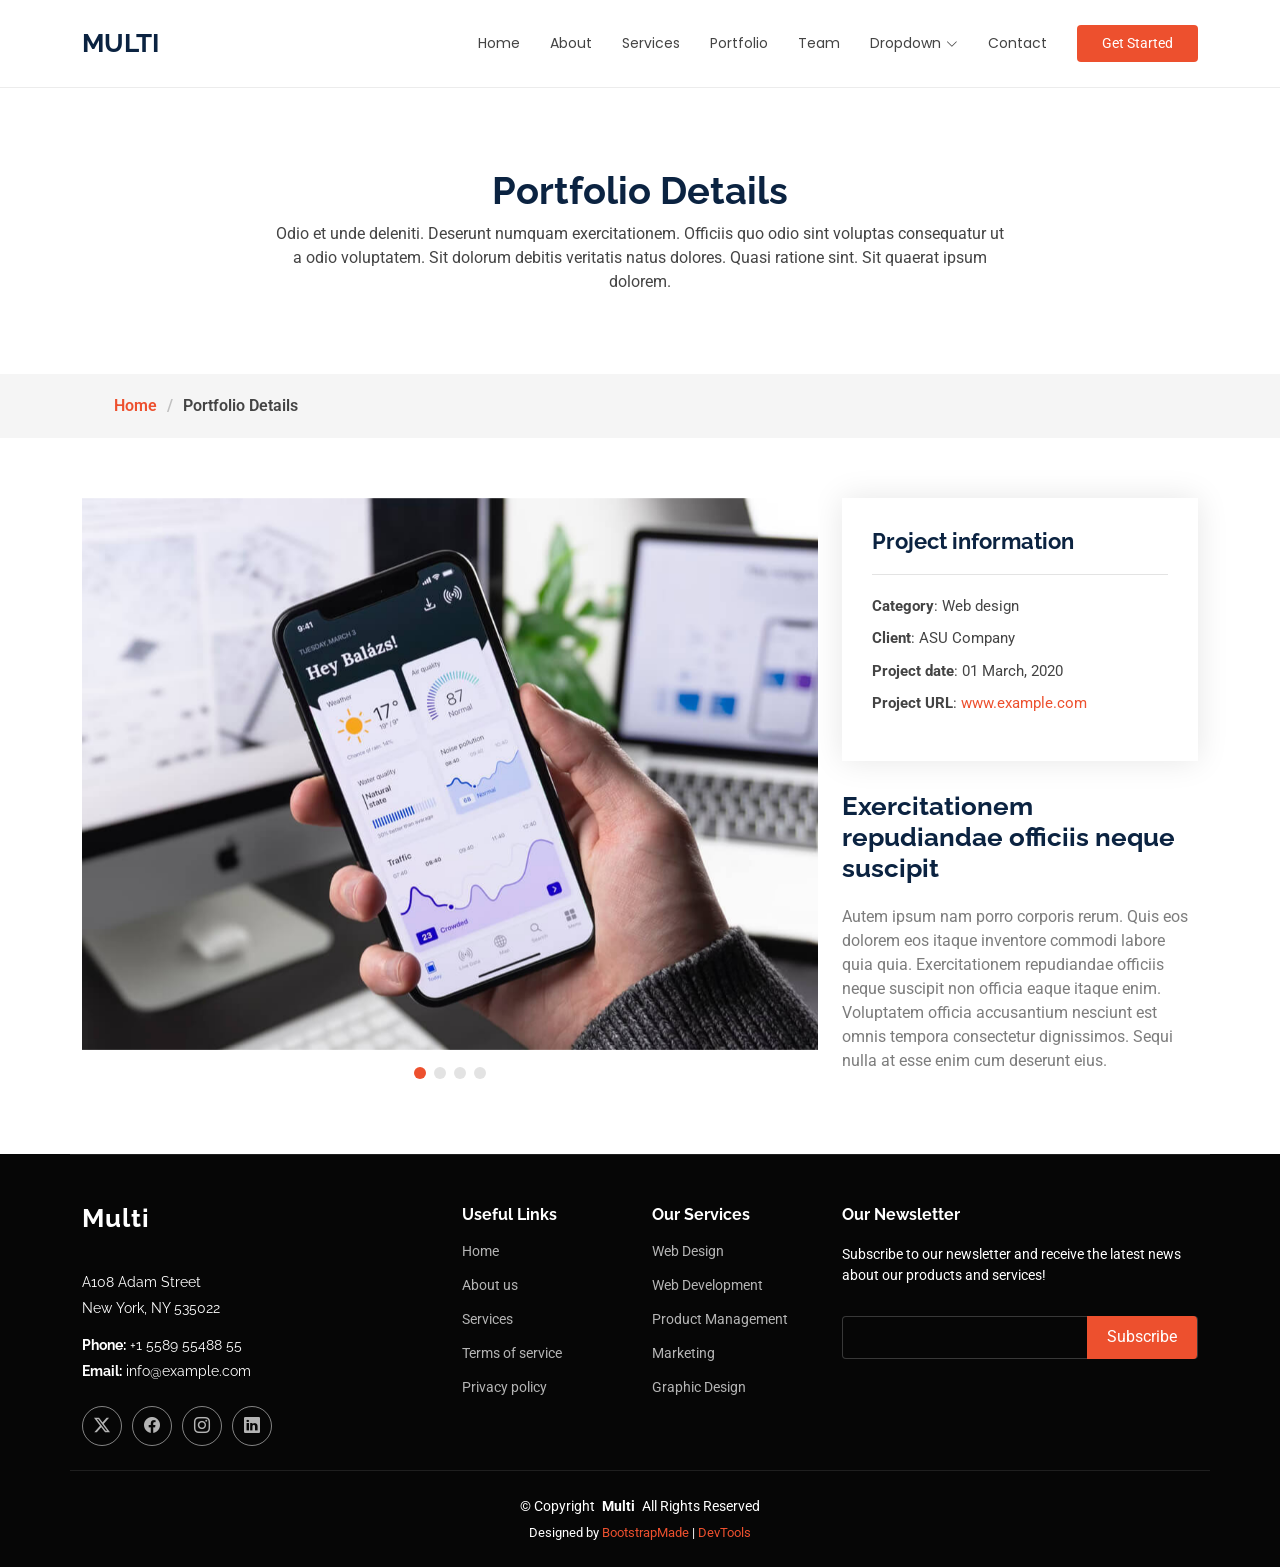
<file: portfolio-details.html>
<!DOCTYPE html>
<html lang="en">

<head>
  <meta charset="utf-8">
  <meta content="width=device-width, initial-scale=1.0" name="viewport">
  <title>Portfolio Details - Multi Bootstrap Template</title>
  <meta name="description" content="">
  <meta name="keywords" content="">

  <!-- Favicons -->
  <link href="assets/img/favicon.png" rel="icon">
  <link href="assets/img/apple-touch-icon.png" rel="apple-touch-icon">

  <!-- Fonts -->
  <link href="https://fonts.googleapis.com" rel="preconnect">
  <link href="https://fonts.gstatic.com" rel="preconnect" crossorigin>
  <link href="https://fonts.googleapis.com/css2?family=Roboto:ital,wght@0,100;0,300;0,400;0,500;0,700;0,900;1,100;1,300;1,400;1,500;1,700;1,900&family=Poppins:ital,wght@0,100;0,200;0,300;0,400;0,500;0,600;0,700;0,800;0,900;1,100;1,200;1,300;1,400;1,500;1,600;1,700;1,800;1,900&family=Raleway:ital,wght@0,100;0,200;0,300;0,400;0,500;0,600;0,700;0,800;0,900;1,100;1,200;1,300;1,400;1,500;1,600;1,700;1,800;1,900&display=swap" rel="stylesheet">

  <!-- Vendor CSS Files -->
  <link href="assets/vendor/bootstrap/css/bootstrap.min.css" rel="stylesheet">
  <link href="assets/vendor/bootstrap-icons/bootstrap-icons.css" rel="stylesheet">
  <link href="assets/vendor/aos/aos.css" rel="stylesheet">
  <link href="assets/vendor/swiper/swiper-bundle.min.css" rel="stylesheet">
  <link href="assets/vendor/glightbox/css/glightbox.min.css" rel="stylesheet">

  <!-- Main CSS File -->
  <link href="assets/css/main.css" rel="stylesheet">

  <!-- =======================================================
  * Template Name: Multi
  * Template URL: https://bootstrapmade.com/multi-responsive-bootstrap-template/
  * Updated: Aug 07 2024 with Bootstrap v5.3.3
  * Author: BootstrapMade.com
  * License: https://bootstrapmade.com/license/
  ======================================================== -->
</head>

<body class="portfolio-details-page">

  <header id="header" class="header d-flex align-items-center sticky-top">
    <div class="container-fluid container-xl position-relative d-flex align-items-center">

      <a href="index.html" class="logo d-flex align-items-center me-auto">
        <!-- Uncomment the line below if you also wish to use an image logo -->
        <!-- <img src="assets/img/logo.png" alt=""> -->
        <h1 class="sitename">Multi</h1>
      </a>

      <nav id="navmenu" class="navmenu">
        <ul>
          <li><a href="#hero">Home</a></li>
          <li><a href="#about">About</a></li>
          <li><a href="#services">Services</a></li>
          <li><a href="#portfolio">Portfolio</a></li>
          <li><a href="#team">Team</a></li>
          <li class="dropdown"><a href="#"><span>Dropdown</span> <i class="bi bi-chevron-down toggle-dropdown"></i></a>
            <ul>
              <li><a href="#">Dropdown 1</a></li>
              <li class="dropdown"><a href="#"><span>Deep Dropdown</span> <i class="bi bi-chevron-down toggle-dropdown"></i></a>
                <ul>
                  <li><a href="#">Deep Dropdown 1</a></li>
                  <li><a href="#">Deep Dropdown 2</a></li>
                  <li><a href="#">Deep Dropdown 3</a></li>
                  <li><a href="#">Deep Dropdown 4</a></li>
                  <li><a href="#">Deep Dropdown 5</a></li>
                </ul>
              </li>
              <li><a href="#">Dropdown 2</a></li>
              <li><a href="#">Dropdown 3</a></li>
              <li><a href="#">Dropdown 4</a></li>
            </ul>
          </li>
          <li><a href="#contact">Contact</a></li>
        </ul>
        <i class="mobile-nav-toggle d-xl-none bi bi-list"></i>
      </nav>

      <a class="btn-getstarted" href="#about">Get Started</a>

    </div>
  </header>

  <main class="main">

    <!-- Page Title -->
    <div class="page-title" data-aos="fade">
      <div class="heading">
        <div class="container">
          <div class="row d-flex justify-content-center text-center">
            <div class="col-lg-8">
              <h1>Portfolio Details</h1>
              <p class="mb-0">Odio et unde deleniti. Deserunt numquam exercitationem. Officiis quo odio sint voluptas consequatur ut a odio voluptatem. Sit dolorum debitis veritatis natus dolores. Quasi ratione sint. Sit quaerat ipsum dolorem.</p>
            </div>
          </div>
        </div>
      </div>
      <nav class="breadcrumbs">
        <div class="container">
          <ol>
            <li><a href="index.html">Home</a></li>
            <li class="current">Portfolio Details</li>
          </ol>
        </div>
      </nav>
    </div><!-- End Page Title -->

    <!-- Portfolio Details Section -->
    <section id="portfolio-details" class="portfolio-details section">

      <div class="container" data-aos="fade-up" data-aos-delay="100">

        <div class="row gy-4">

          <div class="col-lg-8">
            <div class="portfolio-details-slider swiper init-swiper">

              <script type="application/json" class="swiper-config">
                {
                  "loop": true,
                  "speed": 600,
                  "autoplay": {
                    "delay": 5000
                  },
                  "slidesPerView": "auto",
                  "pagination": {
                    "el": ".swiper-pagination",
                    "type": "bullets",
                    "clickable": true
                  }
                }
              </script>

              <div class="swiper-wrapper align-items-center">

                <div class="swiper-slide">
                  <img src="assets/img/portfolio/app-1.jpg" alt="">
                </div>

                <div class="swiper-slide">
                  <img src="assets/img/portfolio/product-1.jpg" alt="">
                </div>

                <div class="swiper-slide">
                  <img src="assets/img/portfolio/branding-1.jpg" alt="">
                </div>

                <div class="swiper-slide">
                  <img src="assets/img/portfolio/books-1.jpg" alt="">
                </div>

              </div>
              <div class="swiper-pagination"></div>
            </div>
          </div>

          <div class="col-lg-4">
            <div class="portfolio-info" data-aos="fade-up" data-aos-delay="200">
              <h3>Project information</h3>
              <ul>
                <li><strong>Category</strong>: Web design</li>
                <li><strong>Client</strong>: ASU Company</li>
                <li><strong>Project date</strong>: 01 March, 2020</li>
                <li><strong>Project URL</strong>: <a href="#">www.example.com</a></li>
              </ul>
            </div>
            <div class="portfolio-description" data-aos="fade-up" data-aos-delay="300">
              <h2>Exercitationem repudiandae officiis neque suscipit</h2>
              <p>
                Autem ipsum nam porro corporis rerum. Quis eos dolorem eos itaque inventore commodi labore quia quia. Exercitationem repudiandae officiis neque suscipit non officia eaque itaque enim. Voluptatem officia accusantium nesciunt est omnis tempora consectetur dignissimos. Sequi nulla at esse enim cum deserunt eius.
              </p>
            </div>
          </div>

        </div>

      </div>

    </section><!-- /Portfolio Details Section -->

  </main>

  <footer id="footer" class="footer dark-background">

    <div class="container footer-top">
      <div class="row gy-4">
        <div class="col-lg-4 col-md-6 footer-about">
          <a href="index.html" class="logo d-flex align-items-center">
            <span class="sitename">Multi</span>
          </a>
          <div class="footer-contact pt-3">
            <p>A108 Adam Street</p>
            <p>New York, NY 535022</p>
            <p class="mt-3"><strong>Phone:</strong> <span>+1 5589 55488 55</span></p>
            <p><strong>Email:</strong> <span>info@example.com</span></p>
          </div>
          <div class="social-links d-flex mt-4">
            <a href=""><i class="bi bi-twitter-x"></i></a>
            <a href=""><i class="bi bi-facebook"></i></a>
            <a href=""><i class="bi bi-instagram"></i></a>
            <a href=""><i class="bi bi-linkedin"></i></a>
          </div>
        </div>

        <div class="col-lg-2 col-md-3 footer-links">
          <h4>Useful Links</h4>
          <ul>
            <li><a href="#">Home</a></li>
            <li><a href="#">About us</a></li>
            <li><a href="#">Services</a></li>
            <li><a href="#">Terms of service</a></li>
            <li><a href="#">Privacy policy</a></li>
          </ul>
        </div>

        <div class="col-lg-2 col-md-3 footer-links">
          <h4>Our Services</h4>
          <ul>
            <li><a href="#">Web Design</a></li>
            <li><a href="#">Web Development</a></li>
            <li><a href="#">Product Management</a></li>
            <li><a href="#">Marketing</a></li>
            <li><a href="#">Graphic Design</a></li>
          </ul>
        </div>

        <div class="col-lg-4 col-md-12 footer-newsletter">
          <h4>Our Newsletter</h4>
          <p>Subscribe to our newsletter and receive the latest news about our products and services!</p>
          <form action="forms/newsletter.php" method="post" class="php-email-form">
            <div class="newsletter-form"><input type="email" name="email"><input type="submit" value="Subscribe"></div>
            <div class="loading">Loading</div>
            <div class="error-message"></div>
            <div class="sent-message">Your subscription request has been sent. Thank you!</div>
          </form>
        </div>

      </div>
    </div>

    <div class="container copyright text-center mt-4">
      <p>© <span>Copyright</span> <strong class="px-1 sitename">Multi</strong> <span>All Rights Reserved</span></p>
      <div class="credits">
        <!-- All the links in the footer should remain intact. -->
        <!-- You can delete the links only if you've purchased the pro version. -->
        <!-- Licensing information: https://bootstrapmade.com/license/ -->
        <!-- Purchase the pro version with working PHP/AJAX contact form: [buy-url] -->
        Designed by <a href="https://bootstrapmade.com/">BootstrapMade</a> | <a href="https://bootstrapmade.com/tools/">DevTools</a>
      </div>
    </div>

  </footer>

  <!-- Scroll Top -->
  <a href="#" id="scroll-top" class="scroll-top d-flex align-items-center justify-content-center"><i class="bi bi-arrow-up-short"></i></a>

  <!-- Preloader -->
  <div id="preloader">
    <div></div>
    <div></div>
    <div></div>
    <div></div>
  </div>

  <!-- Vendor JS Files -->
  <script src="assets/vendor/bootstrap/js/bootstrap.bundle.min.js"></script>
  <script src="assets/vendor/php-email-form/validate.js"></script>
  <script src="assets/vendor/aos/aos.js"></script>
  <script src="assets/vendor/purecounter/purecounter_vanilla.js"></script>
  <script src="assets/vendor/swiper/swiper-bundle.min.js"></script>
  <script src="assets/vendor/glightbox/js/glightbox.min.js"></script>
  <script src="assets/vendor/imagesloaded/imagesloaded.pkgd.min.js"></script>
  <script src="assets/vendor/isotope-layout/isotope.pkgd.min.js"></script>

  <!-- Main JS File -->
  <script src="assets/js/main.js"></script>

</body>

</html>
</file>
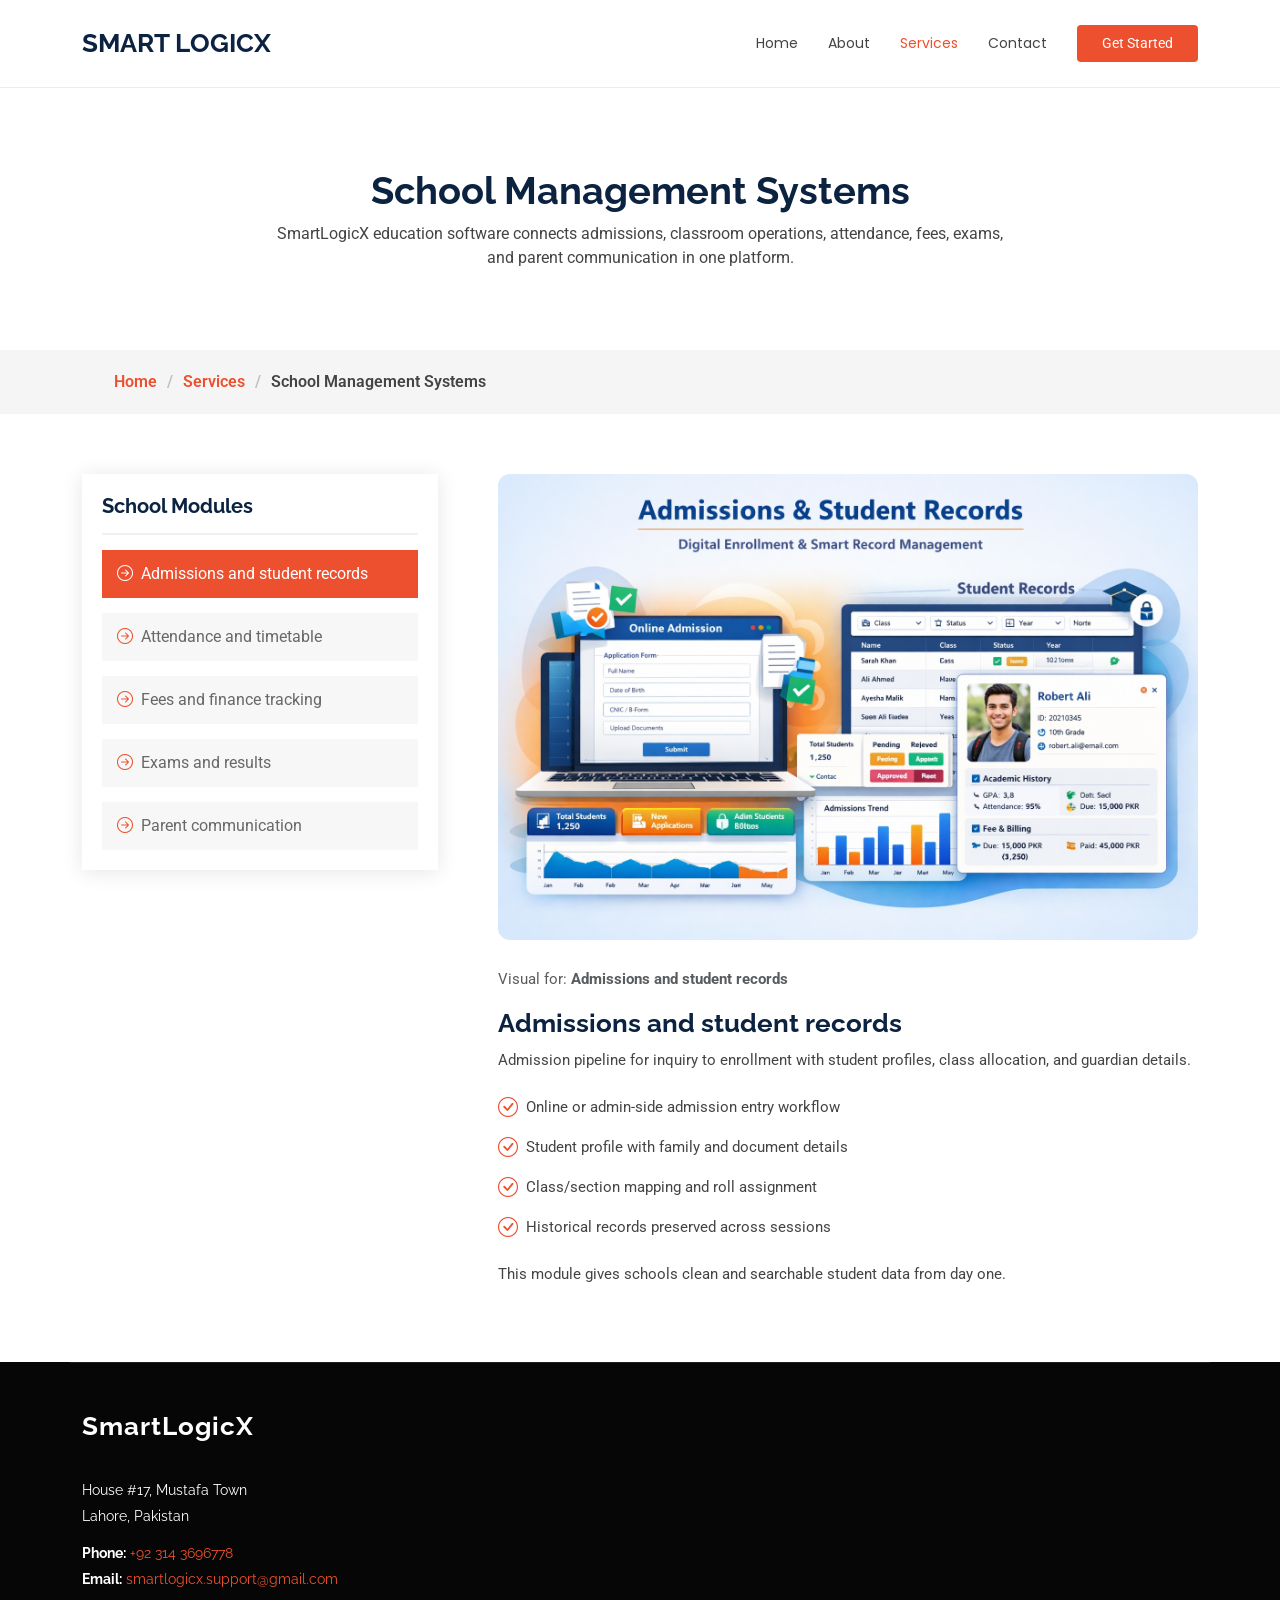
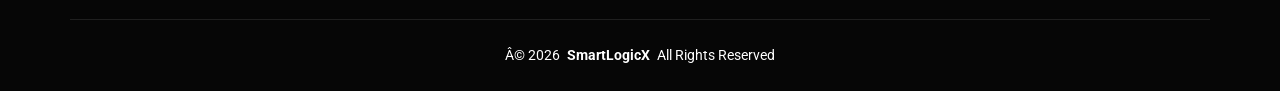
<file: school-management-systems.html>
﻿<!DOCTYPE html>
<html lang="en">

<head>
  <meta charset="utf-8">
  <meta content="width=device-width, initial-scale=1.0" name="viewport">
  <title>School Management Systems | SmartLogicX</title>
  <meta name="description"
    content="SmartLogicX school management software for admissions, attendance, fees, exams, and parent communication.">
  <meta name="keywords" content="school management system, education software, SmartLogicX">

  <link href="assets/img/favicon.png" rel="icon">
  <link href="assets/img/apple-touch-icon.png" rel="apple-touch-icon">
  <link href="https://fonts.googleapis.com" rel="preconnect">
  <link href="https://fonts.gstatic.com" rel="preconnect" crossorigin>
  <link
    href="https://fonts.googleapis.com/css2?family=Roboto:ital,wght@0,100;0,300;0,400;0,500;0,700;0,900;1,100;1,300;1,400;1,500;1,700;1,900&family=Poppins:ital,wght@0,100;0,200;0,300;0,400;0,500;0,600;0,700;0,800;0,900;1,100;1,200;1,300;1,400;1,500;1,600;1,700;1,800;1,900&family=Raleway:ital,wght@0,100;0,200;0,300;0,400;0,500;0,600;0,700;0,800;0,900;1,100;1,200;1,300;1,400;1,500;1,600;1,700;1,800;1,900&display=swap"
    rel="stylesheet">
  <link href="assets/vendor/bootstrap/css/bootstrap.min.css" rel="stylesheet">
  <link href="assets/vendor/bootstrap-icons/bootstrap-icons.css" rel="stylesheet">
  <link href="assets/vendor/aos/aos.css" rel="stylesheet">
  <link href="assets/vendor/swiper/swiper-bundle.min.css" rel="stylesheet">
  <link href="assets/vendor/glightbox/css/glightbox.min.css" rel="stylesheet">
  <link href="assets/css/main.css" rel="stylesheet">

  <style>
    .services-list .module-link {
      min-height: 48px;
      display: flex;
      align-items: center;
    }

    .services-list .module-link span {
      line-height: 1.35;
      white-space: normal;
      word-break: break-word;
    }

    .services-img {
      width: 100%;
      border-radius: 12px;
      object-fit: cover;
    }

    .service-details h3 {
      line-height: 1.3;
    }

    @media (max-width: 768px) {
      .page-title .heading h1 {
        font-size: 1.6rem;
      }

      .page-title .heading p {
        font-size: 0.95rem;
        line-height: 1.55;
      }

      .service-details .col-lg-8.ps-lg-5,
      .service-details .col-lg-8.ps-lg-4 {
        padding-left: calc(var(--bs-gutter-x) * 0.5) !important;
      }

      .services-img {
        max-height: 240px;
      }

      .service-details p,
      .service-details li span {
        font-size: 0.95rem;
        line-height: 1.6;
      }
    }
  </style>
</head>

<body class="service-details-page">
  <header id="header" class="header d-flex align-items-center sticky-top">
    <div class="container-fluid container-xl position-relative d-flex align-items-center">
      <a href="index.html" class="logo d-flex align-items-center me-auto">
        <h1 class="sitename">Smart LogicX</h1>
      </a>
      <nav id="navmenu" class="navmenu">
        <ul>
          <li><a href="index.html#hero">Home</a></li>
          <li><a href="index.html#about">About</a></li>
          <li><a href="index.html#services" class="active">Services</a></li>
          <li><a href="index.html#contact">Contact</a></li>
        </ul>
        <i class="mobile-nav-toggle d-xl-none bi bi-list"></i>
      </nav>
      <a class="btn-getstarted" href="index.html#contact">Get Started</a>
    </div>
  </header>

  <main class="main">
    <div class="page-title" data-aos="fade">
      <div class="heading">
        <div class="container">
          <div class="row d-flex justify-content-center text-center">
            <div class="col-lg-8">
              <h1>School Management Systems</h1>
              <p class="mb-0">SmartLogicX education software connects admissions, classroom operations, attendance, fees,
                exams, and parent communication in one platform.</p>
            </div>
          </div>
        </div>
      </div>
      <nav class="breadcrumbs">
        <div class="container">
          <ol>
            <li><a href="index.html">Home</a></li>
            <li><a href="index.html#services">Services</a></li>
            <li class="current">School Management Systems</li>
          </ol>
        </div>
      </nav>
    </div>

    <section id="service-details" class="service-details section">
      <div class="container">
        <div class="row gy-5">
          <div class="col-lg-4" data-aos="fade-up" data-aos-delay="100">
            <div class="service-box">
              <h4>School Modules</h4>
              <div class="services-list" data-module-list>
                <a href="#" class="module-link active" data-image="assets/img/services/school-admissions.png"
                  data-alt="Admissions and student records" data-title="Admissions and student records"
                  data-description="Admission pipeline for inquiry to enrollment with student profiles, class allocation, and guardian details."
                  data-points="Online or admin-side admission entry workflow|Student profile with family and document details|Class/section mapping and roll assignment|Historical records preserved across sessions"
                  data-note="This module gives schools clean and searchable student data from day one."><i
                    class="bi bi-arrow-right-circle"></i><span>Admissions and student records</span></a>
                <a href="#" class="module-link" data-image="assets/img/services/school-attendance.png"
                  data-alt="Attendance and timetable" data-title="Attendance and timetable"
                  data-description="Class-wise attendance and timetable module for managing daily teaching schedules and student presence."
                  data-points="Daily attendance with teacher entry panel|Subject and class timetable setup|Late arrival and absence trend tracking|Teacher schedule and class coverage visibility"
                  data-note="It improves discipline and ensures classes run on planned time."><i
                    class="bi bi-arrow-right-circle"></i><span>Attendance and timetable</span></a>
                <a href="#" class="module-link" data-image="assets/img/services/school-fees.png"
                  data-alt="Fees and finance tracking" data-title="Fees and finance tracking"
                  data-description="Finance module for fee plans, challan generation, dues management, and collection reporting."
                  data-points="Fee heads by class and term structure|Auto-generated challan and payment records|Due reminders and defaulter tracking|Collection summary by month and class"
                  data-note="Accounts teams can track school revenue and pending dues in real time."><i
                    class="bi bi-arrow-right-circle"></i><span>Fees and finance tracking</span></a>
                <a href="#" class="module-link" data-image="assets/img/services/school-exams-results.png"
                  data-alt="Exams and results" data-title="Exams and results"
                  data-description="Exam planning and marks management for term assessments, grading, and result cards."
                  data-points="Exam schedules by class and subject|Marks entry with grading formula support|Result card generation and publication|Performance comparison across terms"
                  data-note="Academic performance reporting becomes fast, accurate, and transparent."><i
                    class="bi bi-arrow-right-circle"></i><span>Exams and results</span></a>
                <a href="#" class="module-link" data-image="assets/img/services/school-parent-communication.png"
                  data-alt="Parent communication" data-title="Parent communication"
                  data-description="Communication tools for notices, fee reminders, attendance alerts, and school announcements."
                  data-points="Class-wide and student-specific notice delivery|Absence, event, and payment notifications|Parent contact logs and communication history|Improved transparency between school and families"
                  data-note="This strengthens trust and keeps parents informed without manual follow-up."><i
                    class="bi bi-arrow-right-circle"></i><span>Parent communication</span></a>
              </div>
            </div>
          </div>

          <div class="col-lg-8 ps-lg-5" data-aos="fade-up" data-aos-delay="200">
            <img id="moduleImage" src="assets/img/services/school-admissions.png" alt="School Management Systems"
              class="img-fluid services-img">
            <p class="small text-muted mt-2 mb-3">Visual for: <strong id="moduleVisualLabel">Module</strong></p>
            <h3 id="moduleTitle">Complete academic and admin control for schools</h3>
            <p id="moduleDescription">
              SmartLogicX school system reduces paperwork and keeps school data organized. It helps administrators,
              teachers, and parents work from the same data source so daily school operations become more efficient.
            </p>
            <ul id="modulePoints"></ul>
            <p id="moduleNote">
              We also provide tailored dashboards for principal, teachers, accounts office, and management so each role sees
              exactly what it needs.
            </p>
          </div>
        </div>
      </div>
    </section>
  </main>

  <footer id="footer" class="footer dark-background">
    <div class="container footer-top">
      <div class="row gy-4">
        <div class="col-lg-4 col-md-6 footer-about">
          <a href="index.html" class="logo d-flex align-items-center"><span class="sitename">SmartLogicX</span></a>
          <div class="footer-contact pt-3">
            <p>House #17, Mustafa Town</p>
            <p>Lahore, Pakistan</p>
            <p class="mt-3"><strong>Phone:</strong> <a href="tel:+923143696778">+92 314 3696778</a></p>
            <p><strong>Email:</strong> <a href="mailto:smartlogicx.support@gmail.com">smartlogicx.support@gmail.com</a></p>
          </div>
        </div>
      </div>
    </div>
    <div class="container copyright text-center mt-4">
      <p>Â© 2026 <strong class="px-1 sitename">SmartLogicX</strong> All Rights Reserved</p>
    </div>
  </footer>

  <a href="#" id="scroll-top" class="scroll-top d-flex align-items-center justify-content-center"><i
      class="bi bi-arrow-up-short"></i></a>
  <div id="preloader"></div>

  <script src="assets/vendor/bootstrap/js/bootstrap.bundle.min.js"></script>
  <script src="assets/vendor/aos/aos.js"></script>
  <script src="assets/vendor/purecounter/purecounter_vanilla.js"></script>
  <script src="assets/vendor/swiper/swiper-bundle.min.js"></script>
  <script src="assets/vendor/glightbox/js/glightbox.min.js"></script>
  <script src="assets/vendor/imagesloaded/imagesloaded.pkgd.min.js"></script>
  <script src="assets/vendor/isotope-layout/isotope.pkgd.min.js"></script>
  <script>
    document.addEventListener("DOMContentLoaded", function () {
      const links = document.querySelectorAll("[data-module-list] .module-link");
      const image = document.getElementById("moduleImage");
      const title = document.getElementById("moduleTitle");
      const description = document.getElementById("moduleDescription");
      const points = document.getElementById("modulePoints");
      const note = document.getElementById("moduleNote");
      const visualLabel = document.getElementById("moduleVisualLabel");

      if (!links.length || !image || !title || !description || !points || !note || !visualLabel) return;

      function render(link) {
        links.forEach(function (item) { item.classList.remove("active"); });
        link.classList.add("active");
        image.src = link.dataset.image || image.src;
        image.alt = link.dataset.alt || "";
        title.textContent = link.dataset.title || "";
        description.textContent = link.dataset.description || "";
        note.textContent = link.dataset.note || "";
        visualLabel.textContent = link.dataset.title || "Module";

        const rows = (link.dataset.points || "").split("|").map(function (item) {
          return item.trim();
        }).filter(Boolean);

        points.innerHTML = rows.map(function (item) {
          return '<li><i class="bi bi-check-circle"></i> <span>' + item + "</span></li>";
        }).join("");
      }

      links.forEach(function (link) {
        link.addEventListener("click", function (event) {
          event.preventDefault();
          render(link);
        });
      });

      render(document.querySelector("[data-module-list] .module-link.active") || links[0]);
    });
  </script>
  <script src="assets/js/main.js"></script>
</body>

</html>
</file>
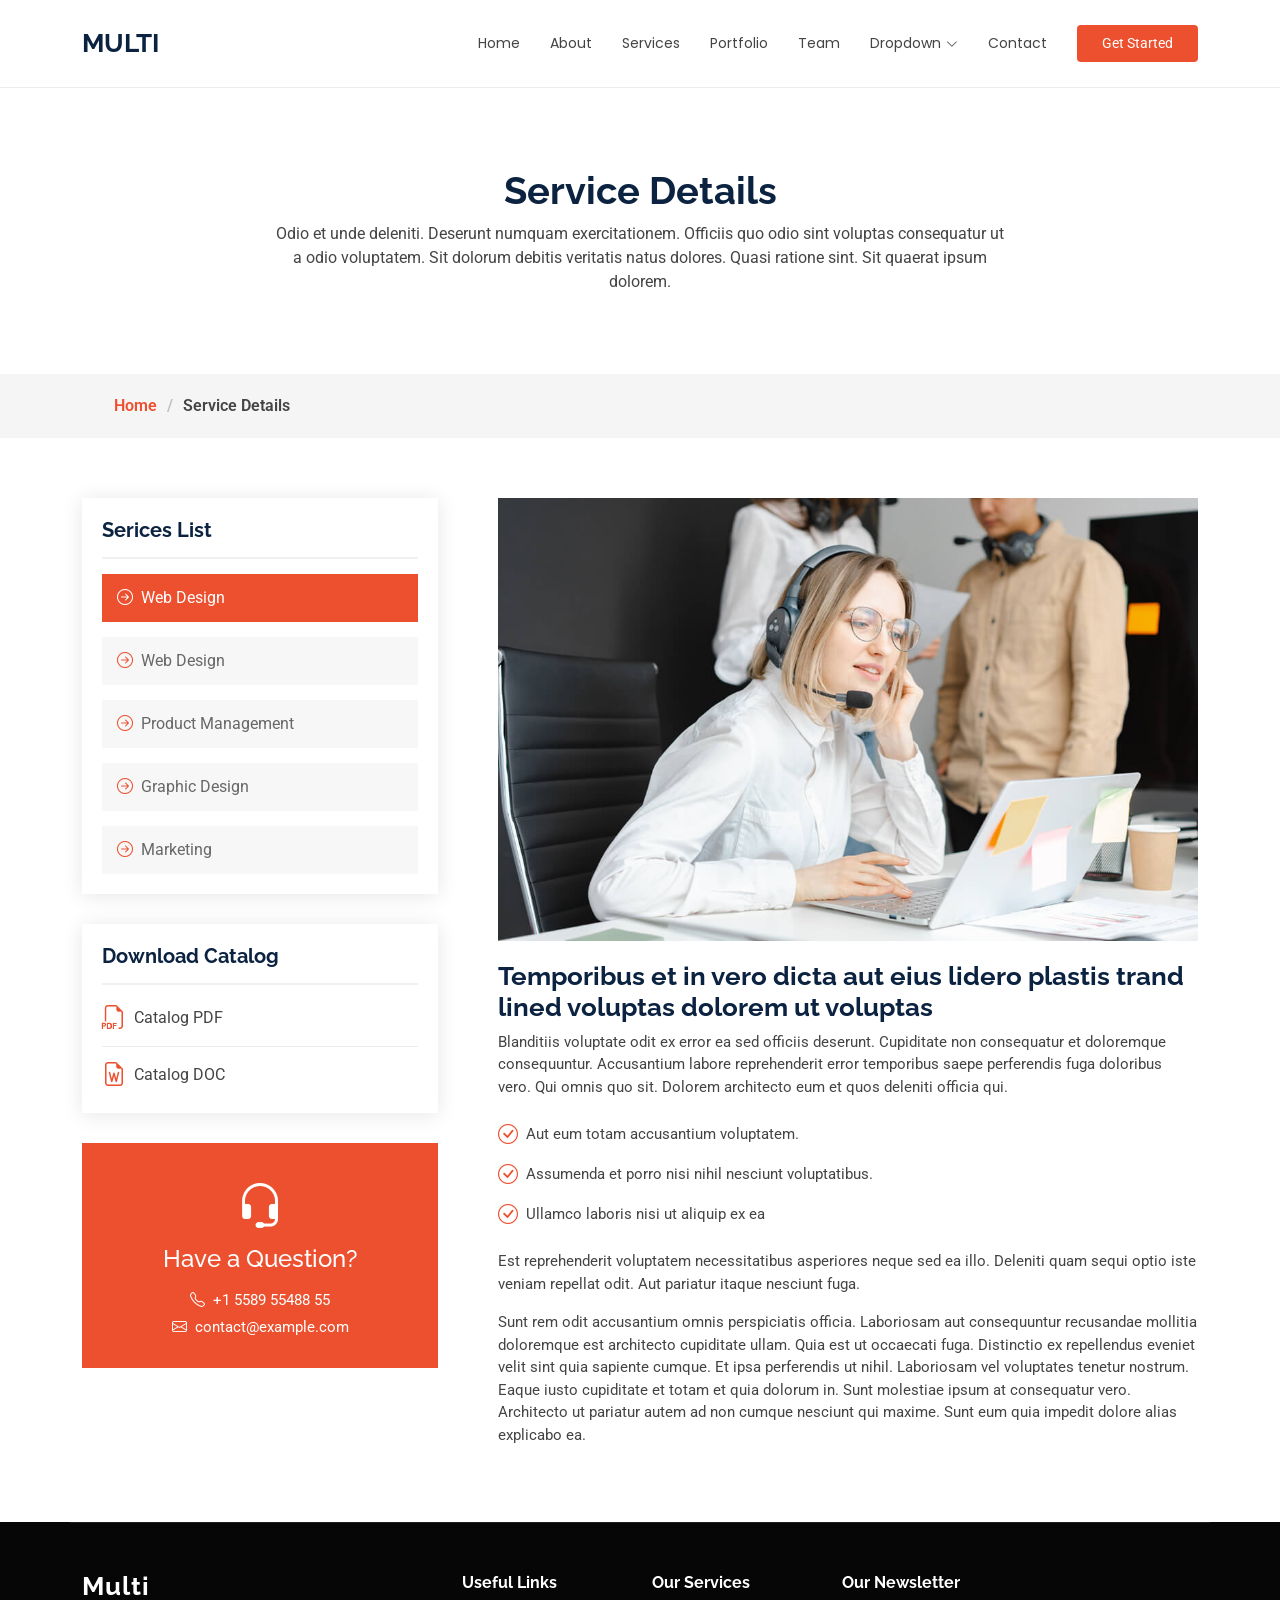
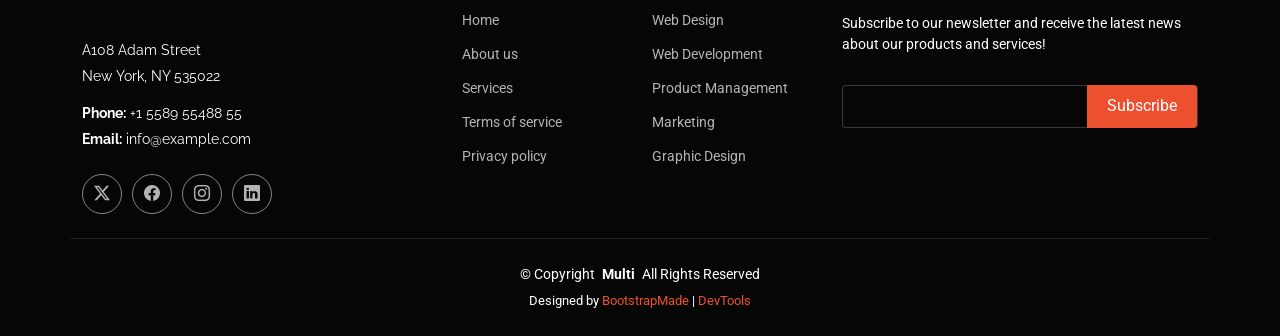
<file: service-details.html>
<!DOCTYPE html>
<html lang="en">

<head>
  <meta charset="utf-8">
  <meta content="width=device-width, initial-scale=1.0" name="viewport">
  <title>Service Details - Multi Bootstrap Template</title>
  <meta name="description" content="">
  <meta name="keywords" content="">

  <!-- Favicons -->
  <link href="assets/img/favicon.png" rel="icon">
  <link href="assets/img/apple-touch-icon.png" rel="apple-touch-icon">

  <!-- Fonts -->
  <link href="https://fonts.googleapis.com" rel="preconnect">
  <link href="https://fonts.gstatic.com" rel="preconnect" crossorigin>
  <link href="https://fonts.googleapis.com/css2?family=Roboto:ital,wght@0,100;0,300;0,400;0,500;0,700;0,900;1,100;1,300;1,400;1,500;1,700;1,900&family=Poppins:ital,wght@0,100;0,200;0,300;0,400;0,500;0,600;0,700;0,800;0,900;1,100;1,200;1,300;1,400;1,500;1,600;1,700;1,800;1,900&family=Raleway:ital,wght@0,100;0,200;0,300;0,400;0,500;0,600;0,700;0,800;0,900;1,100;1,200;1,300;1,400;1,500;1,600;1,700;1,800;1,900&display=swap" rel="stylesheet">

  <!-- Vendor CSS Files -->
  <link href="assets/vendor/bootstrap/css/bootstrap.min.css" rel="stylesheet">
  <link href="assets/vendor/bootstrap-icons/bootstrap-icons.css" rel="stylesheet">
  <link href="assets/vendor/aos/aos.css" rel="stylesheet">
  <link href="assets/vendor/swiper/swiper-bundle.min.css" rel="stylesheet">
  <link href="assets/vendor/glightbox/css/glightbox.min.css" rel="stylesheet">

  <!-- Main CSS File -->
  <link href="assets/css/main.css" rel="stylesheet">

  <!-- =======================================================
  * Template Name: Multi
  * Template URL: https://bootstrapmade.com/multi-responsive-bootstrap-template/
  * Updated: Aug 07 2024 with Bootstrap v5.3.3
  * Author: BootstrapMade.com
  * License: https://bootstrapmade.com/license/
  ======================================================== -->
</head>

<body class="service-details-page">

  <header id="header" class="header d-flex align-items-center sticky-top">
    <div class="container-fluid container-xl position-relative d-flex align-items-center">

      <a href="index.html" class="logo d-flex align-items-center me-auto">
        <!-- Uncomment the line below if you also wish to use an image logo -->
        <!-- <img src="assets/img/logo.png" alt=""> -->
        <h1 class="sitename">Multi</h1>
      </a>

      <nav id="navmenu" class="navmenu">
        <ul>
          <li><a href="#hero">Home</a></li>
          <li><a href="#about">About</a></li>
          <li><a href="#services">Services</a></li>
          <li><a href="#portfolio">Portfolio</a></li>
          <li><a href="#team">Team</a></li>
          <li class="dropdown"><a href="#"><span>Dropdown</span> <i class="bi bi-chevron-down toggle-dropdown"></i></a>
            <ul>
              <li><a href="#">Dropdown 1</a></li>
              <li class="dropdown"><a href="#"><span>Deep Dropdown</span> <i class="bi bi-chevron-down toggle-dropdown"></i></a>
                <ul>
                  <li><a href="#">Deep Dropdown 1</a></li>
                  <li><a href="#">Deep Dropdown 2</a></li>
                  <li><a href="#">Deep Dropdown 3</a></li>
                  <li><a href="#">Deep Dropdown 4</a></li>
                  <li><a href="#">Deep Dropdown 5</a></li>
                </ul>
              </li>
              <li><a href="#">Dropdown 2</a></li>
              <li><a href="#">Dropdown 3</a></li>
              <li><a href="#">Dropdown 4</a></li>
            </ul>
          </li>
          <li><a href="#contact">Contact</a></li>
        </ul>
        <i class="mobile-nav-toggle d-xl-none bi bi-list"></i>
      </nav>

      <a class="btn-getstarted" href="#about">Get Started</a>

    </div>
  </header>

  <main class="main">

    <!-- Page Title -->
    <div class="page-title" data-aos="fade">
      <div class="heading">
        <div class="container">
          <div class="row d-flex justify-content-center text-center">
            <div class="col-lg-8">
              <h1>Service Details</h1>
              <p class="mb-0">Odio et unde deleniti. Deserunt numquam exercitationem. Officiis quo odio sint voluptas consequatur ut a odio voluptatem. Sit dolorum debitis veritatis natus dolores. Quasi ratione sint. Sit quaerat ipsum dolorem.</p>
            </div>
          </div>
        </div>
      </div>
      <nav class="breadcrumbs">
        <div class="container">
          <ol>
            <li><a href="index.html">Home</a></li>
            <li class="current">Service Details</li>
          </ol>
        </div>
      </nav>
    </div><!-- End Page Title -->

    <!-- Service Details Section -->
    <section id="service-details" class="service-details section">

      <div class="container">

        <div class="row gy-5">

          <div class="col-lg-4" data-aos="fade-up" data-aos-delay="100">

            <div class="service-box">
              <h4>Serices List</h4>
              <div class="services-list">
                <a href="#" class="active"><i class="bi bi-arrow-right-circle"></i><span>Web Design</span></a>
                <a href="#"><i class="bi bi-arrow-right-circle"></i><span>Web Design</span></a>
                <a href="#"><i class="bi bi-arrow-right-circle"></i><span>Product Management</span></a>
                <a href="#"><i class="bi bi-arrow-right-circle"></i><span>Graphic Design</span></a>
                <a href="#"><i class="bi bi-arrow-right-circle"></i><span>Marketing</span></a>
              </div>
            </div><!-- End Services List -->

            <div class="service-box">
              <h4>Download Catalog</h4>
              <div class="download-catalog">
                <a href="#"><i class="bi bi-filetype-pdf"></i><span>Catalog PDF</span></a>
                <a href="#"><i class="bi bi-file-earmark-word"></i><span>Catalog DOC</span></a>
              </div>
            </div><!-- End Services List -->

            <div class="help-box d-flex flex-column justify-content-center align-items-center">
              <i class="bi bi-headset help-icon"></i>
              <h4>Have a Question?</h4>
              <p class="d-flex align-items-center mt-2 mb-0"><i class="bi bi-telephone me-2"></i> <span>+1 5589 55488 55</span></p>
              <p class="d-flex align-items-center mt-1 mb-0"><i class="bi bi-envelope me-2"></i> <a href="mailto:contact@example.com">contact@example.com</a></p>
            </div>

          </div>

          <div class="col-lg-8 ps-lg-5" data-aos="fade-up" data-aos-delay="200">
            <img src="assets/img/services.jpg" alt="" class="img-fluid services-img">
            <h3>Temporibus et in vero dicta aut eius lidero plastis trand lined voluptas dolorem ut voluptas</h3>
            <p>
              Blanditiis voluptate odit ex error ea sed officiis deserunt. Cupiditate non consequatur et doloremque consequuntur. Accusantium labore reprehenderit error temporibus saepe perferendis fuga doloribus vero. Qui omnis quo sit. Dolorem architecto eum et quos deleniti officia qui.
            </p>
            <ul>
              <li><i class="bi bi-check-circle"></i> <span>Aut eum totam accusantium voluptatem.</span></li>
              <li><i class="bi bi-check-circle"></i> <span>Assumenda et porro nisi nihil nesciunt voluptatibus.</span></li>
              <li><i class="bi bi-check-circle"></i> <span>Ullamco laboris nisi ut aliquip ex ea</span></li>
            </ul>
            <p>
              Est reprehenderit voluptatem necessitatibus asperiores neque sed ea illo. Deleniti quam sequi optio iste veniam repellat odit. Aut pariatur itaque nesciunt fuga.
            </p>
            <p>
              Sunt rem odit accusantium omnis perspiciatis officia. Laboriosam aut consequuntur recusandae mollitia doloremque est architecto cupiditate ullam. Quia est ut occaecati fuga. Distinctio ex repellendus eveniet velit sint quia sapiente cumque. Et ipsa perferendis ut nihil. Laboriosam vel voluptates tenetur nostrum. Eaque iusto cupiditate et totam et quia dolorum in. Sunt molestiae ipsum at consequatur vero. Architecto ut pariatur autem ad non cumque nesciunt qui maxime. Sunt eum quia impedit dolore alias explicabo ea.
            </p>
          </div>

        </div>

      </div>

    </section><!-- /Service Details Section -->

  </main>

  <footer id="footer" class="footer dark-background">

    <div class="container footer-top">
      <div class="row gy-4">
        <div class="col-lg-4 col-md-6 footer-about">
          <a href="index.html" class="logo d-flex align-items-center">
            <span class="sitename">Multi</span>
          </a>
          <div class="footer-contact pt-3">
            <p>A108 Adam Street</p>
            <p>New York, NY 535022</p>
            <p class="mt-3"><strong>Phone:</strong> <span>+1 5589 55488 55</span></p>
            <p><strong>Email:</strong> <span>info@example.com</span></p>
          </div>
          <div class="social-links d-flex mt-4">
            <a href=""><i class="bi bi-twitter-x"></i></a>
            <a href=""><i class="bi bi-facebook"></i></a>
            <a href=""><i class="bi bi-instagram"></i></a>
            <a href=""><i class="bi bi-linkedin"></i></a>
          </div>
        </div>

        <div class="col-lg-2 col-md-3 footer-links">
          <h4>Useful Links</h4>
          <ul>
            <li><a href="#">Home</a></li>
            <li><a href="#">About us</a></li>
            <li><a href="#">Services</a></li>
            <li><a href="#">Terms of service</a></li>
            <li><a href="#">Privacy policy</a></li>
          </ul>
        </div>

        <div class="col-lg-2 col-md-3 footer-links">
          <h4>Our Services</h4>
          <ul>
            <li><a href="#">Web Design</a></li>
            <li><a href="#">Web Development</a></li>
            <li><a href="#">Product Management</a></li>
            <li><a href="#">Marketing</a></li>
            <li><a href="#">Graphic Design</a></li>
          </ul>
        </div>

        <div class="col-lg-4 col-md-12 footer-newsletter">
          <h4>Our Newsletter</h4>
          <p>Subscribe to our newsletter and receive the latest news about our products and services!</p>
          <form action="forms/newsletter.php" method="post" class="php-email-form">
            <div class="newsletter-form"><input type="email" name="email"><input type="submit" value="Subscribe"></div>
            <div class="loading">Loading</div>
            <div class="error-message"></div>
            <div class="sent-message">Your subscription request has been sent. Thank you!</div>
          </form>
        </div>

      </div>
    </div>

    <div class="container copyright text-center mt-4">
      <p>© <span>Copyright</span> <strong class="px-1 sitename">Multi</strong> <span>All Rights Reserved</span></p>
      <div class="credits">
        <!-- All the links in the footer should remain intact. -->
        <!-- You can delete the links only if you've purchased the pro version. -->
        <!-- Licensing information: https://bootstrapmade.com/license/ -->
        <!-- Purchase the pro version with working PHP/AJAX contact form: [buy-url] -->
        Designed by <a href="https://bootstrapmade.com/">BootstrapMade</a> | <a href="https://bootstrapmade.com/tools/">DevTools</a>
      </div>
    </div>

  </footer>

  <!-- Scroll Top -->
  <a href="#" id="scroll-top" class="scroll-top d-flex align-items-center justify-content-center"><i class="bi bi-arrow-up-short"></i></a>

  <!-- Preloader -->
  <div id="preloader">
    <div></div>
    <div></div>
    <div></div>
    <div></div>
  </div>

  <!-- Vendor JS Files -->
  <script src="assets/vendor/bootstrap/js/bootstrap.bundle.min.js"></script>
  <script src="assets/vendor/php-email-form/validate.js"></script>
  <script src="assets/vendor/aos/aos.js"></script>
  <script src="assets/vendor/purecounter/purecounter_vanilla.js"></script>
  <script src="assets/vendor/swiper/swiper-bundle.min.js"></script>
  <script src="assets/vendor/glightbox/js/glightbox.min.js"></script>
  <script src="assets/vendor/imagesloaded/imagesloaded.pkgd.min.js"></script>
  <script src="assets/vendor/isotope-layout/isotope.pkgd.min.js"></script>

  <!-- Main JS File -->
  <script src="assets/js/main.js"></script>

</body>

</html>
</file>
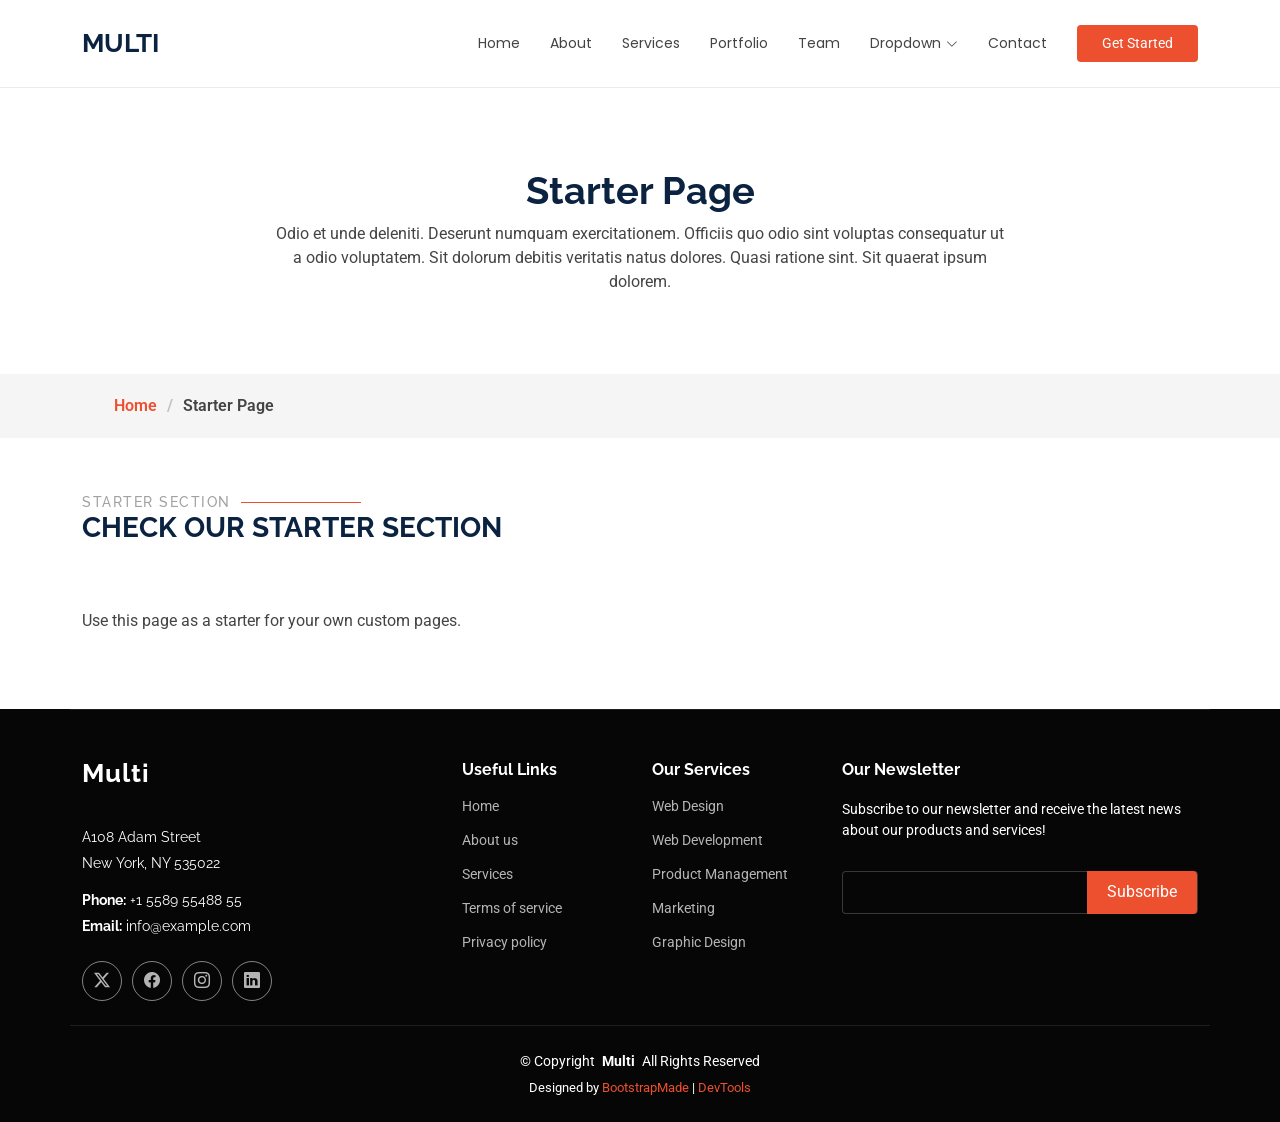
<file: starter-page.html>
<!DOCTYPE html>
<html lang="en">

<head>
  <meta charset="utf-8">
  <meta content="width=device-width, initial-scale=1.0" name="viewport">
  <title>Starter Page - Multi Bootstrap Template</title>
  <meta name="description" content="">
  <meta name="keywords" content="">

  <!-- Favicons -->
  <link href="assets/img/favicon.png" rel="icon">
  <link href="assets/img/apple-touch-icon.png" rel="apple-touch-icon">

  <!-- Fonts -->
  <link href="https://fonts.googleapis.com" rel="preconnect">
  <link href="https://fonts.gstatic.com" rel="preconnect" crossorigin>
  <link href="https://fonts.googleapis.com/css2?family=Roboto:ital,wght@0,100;0,300;0,400;0,500;0,700;0,900;1,100;1,300;1,400;1,500;1,700;1,900&family=Poppins:ital,wght@0,100;0,200;0,300;0,400;0,500;0,600;0,700;0,800;0,900;1,100;1,200;1,300;1,400;1,500;1,600;1,700;1,800;1,900&family=Raleway:ital,wght@0,100;0,200;0,300;0,400;0,500;0,600;0,700;0,800;0,900;1,100;1,200;1,300;1,400;1,500;1,600;1,700;1,800;1,900&display=swap" rel="stylesheet">

  <!-- Vendor CSS Files -->
  <link href="assets/vendor/bootstrap/css/bootstrap.min.css" rel="stylesheet">
  <link href="assets/vendor/bootstrap-icons/bootstrap-icons.css" rel="stylesheet">
  <link href="assets/vendor/aos/aos.css" rel="stylesheet">
  <link href="assets/vendor/swiper/swiper-bundle.min.css" rel="stylesheet">
  <link href="assets/vendor/glightbox/css/glightbox.min.css" rel="stylesheet">

  <!-- Main CSS File -->
  <link href="assets/css/main.css" rel="stylesheet">

  <!-- =======================================================
  * Template Name: Multi
  * Template URL: https://bootstrapmade.com/multi-responsive-bootstrap-template/
  * Updated: Aug 07 2024 with Bootstrap v5.3.3
  * Author: BootstrapMade.com
  * License: https://bootstrapmade.com/license/
  ======================================================== -->
</head>

<body class="starter-page-page">

  <header id="header" class="header d-flex align-items-center sticky-top">
    <div class="container-fluid container-xl position-relative d-flex align-items-center">

      <a href="index.html" class="logo d-flex align-items-center me-auto">
        <!-- Uncomment the line below if you also wish to use an image logo -->
        <!-- <img src="assets/img/logo.png" alt=""> -->
        <h1 class="sitename">Multi</h1>
      </a>

      <nav id="navmenu" class="navmenu">
        <ul>
          <li><a href="#hero">Home</a></li>
          <li><a href="#about">About</a></li>
          <li><a href="#services">Services</a></li>
          <li><a href="#portfolio">Portfolio</a></li>
          <li><a href="#team">Team</a></li>
          <li class="dropdown"><a href="#"><span>Dropdown</span> <i class="bi bi-chevron-down toggle-dropdown"></i></a>
            <ul>
              <li><a href="#">Dropdown 1</a></li>
              <li class="dropdown"><a href="#"><span>Deep Dropdown</span> <i class="bi bi-chevron-down toggle-dropdown"></i></a>
                <ul>
                  <li><a href="#">Deep Dropdown 1</a></li>
                  <li><a href="#">Deep Dropdown 2</a></li>
                  <li><a href="#">Deep Dropdown 3</a></li>
                  <li><a href="#">Deep Dropdown 4</a></li>
                  <li><a href="#">Deep Dropdown 5</a></li>
                </ul>
              </li>
              <li><a href="#">Dropdown 2</a></li>
              <li><a href="#">Dropdown 3</a></li>
              <li><a href="#">Dropdown 4</a></li>
            </ul>
          </li>
          <li><a href="#contact">Contact</a></li>
        </ul>
        <i class="mobile-nav-toggle d-xl-none bi bi-list"></i>
      </nav>

      <a class="btn-getstarted" href="#about">Get Started</a>

    </div>
  </header>

  <main class="main">

    <!-- Page Title -->
    <div class="page-title" data-aos="fade">
      <div class="heading">
        <div class="container">
          <div class="row d-flex justify-content-center text-center">
            <div class="col-lg-8">
              <h1>Starter Page</h1>
              <p class="mb-0">Odio et unde deleniti. Deserunt numquam exercitationem. Officiis quo odio sint voluptas consequatur ut a odio voluptatem. Sit dolorum debitis veritatis natus dolores. Quasi ratione sint. Sit quaerat ipsum dolorem.</p>
            </div>
          </div>
        </div>
      </div>
      <nav class="breadcrumbs">
        <div class="container">
          <ol>
            <li><a href="index.html">Home</a></li>
            <li class="current">Starter Page</li>
          </ol>
        </div>
      </nav>
    </div><!-- End Page Title -->

    <!-- Starter Section Section -->
    <section id="starter-section" class="starter-section section">

      <!-- Section Title -->
      <div class="container section-title" data-aos="fade-up">
        <h2>Starter Section</h2>
        <div><span>Check Our</span> <span class="description-title">Starter Section</span></div>
      </div><!-- End Section Title -->

      <div class="container" data-aos="fade-up">
        <p>Use this page as a starter for your own custom pages.</p>
      </div>

    </section><!-- /Starter Section Section -->

  </main>

  <footer id="footer" class="footer dark-background">

    <div class="container footer-top">
      <div class="row gy-4">
        <div class="col-lg-4 col-md-6 footer-about">
          <a href="index.html" class="logo d-flex align-items-center">
            <span class="sitename">Multi</span>
          </a>
          <div class="footer-contact pt-3">
            <p>A108 Adam Street</p>
            <p>New York, NY 535022</p>
            <p class="mt-3"><strong>Phone:</strong> <span>+1 5589 55488 55</span></p>
            <p><strong>Email:</strong> <span>info@example.com</span></p>
          </div>
          <div class="social-links d-flex mt-4">
            <a href=""><i class="bi bi-twitter-x"></i></a>
            <a href=""><i class="bi bi-facebook"></i></a>
            <a href=""><i class="bi bi-instagram"></i></a>
            <a href=""><i class="bi bi-linkedin"></i></a>
          </div>
        </div>

        <div class="col-lg-2 col-md-3 footer-links">
          <h4>Useful Links</h4>
          <ul>
            <li><a href="#">Home</a></li>
            <li><a href="#">About us</a></li>
            <li><a href="#">Services</a></li>
            <li><a href="#">Terms of service</a></li>
            <li><a href="#">Privacy policy</a></li>
          </ul>
        </div>

        <div class="col-lg-2 col-md-3 footer-links">
          <h4>Our Services</h4>
          <ul>
            <li><a href="#">Web Design</a></li>
            <li><a href="#">Web Development</a></li>
            <li><a href="#">Product Management</a></li>
            <li><a href="#">Marketing</a></li>
            <li><a href="#">Graphic Design</a></li>
          </ul>
        </div>

        <div class="col-lg-4 col-md-12 footer-newsletter">
          <h4>Our Newsletter</h4>
          <p>Subscribe to our newsletter and receive the latest news about our products and services!</p>
          <form action="forms/newsletter.php" method="post" class="php-email-form">
            <div class="newsletter-form"><input type="email" name="email"><input type="submit" value="Subscribe"></div>
            <div class="loading">Loading</div>
            <div class="error-message"></div>
            <div class="sent-message">Your subscription request has been sent. Thank you!</div>
          </form>
        </div>

      </div>
    </div>

    <div class="container copyright text-center mt-4">
      <p>© <span>Copyright</span> <strong class="px-1 sitename">Multi</strong> <span>All Rights Reserved</span></p>
      <div class="credits">
        <!-- All the links in the footer should remain intact. -->
        <!-- You can delete the links only if you've purchased the pro version. -->
        <!-- Licensing information: https://bootstrapmade.com/license/ -->
        <!-- Purchase the pro version with working PHP/AJAX contact form: [buy-url] -->
        Designed by <a href="https://bootstrapmade.com/">BootstrapMade</a> | <a href="https://bootstrapmade.com/tools/">DevTools</a>
      </div>
    </div>

  </footer>

  <!-- Scroll Top -->
  <a href="#" id="scroll-top" class="scroll-top d-flex align-items-center justify-content-center"><i class="bi bi-arrow-up-short"></i></a>

  <!-- Preloader -->
  <div id="preloader">
    <div></div>
    <div></div>
    <div></div>
    <div></div>
  </div>

  <!-- Vendor JS Files -->
  <script src="assets/vendor/bootstrap/js/bootstrap.bundle.min.js"></script>
  <script src="assets/vendor/php-email-form/validate.js"></script>
  <script src="assets/vendor/aos/aos.js"></script>
  <script src="assets/vendor/purecounter/purecounter_vanilla.js"></script>
  <script src="assets/vendor/swiper/swiper-bundle.min.js"></script>
  <script src="assets/vendor/glightbox/js/glightbox.min.js"></script>
  <script src="assets/vendor/imagesloaded/imagesloaded.pkgd.min.js"></script>
  <script src="assets/vendor/isotope-layout/isotope.pkgd.min.js"></script>

  <!-- Main JS File -->
  <script src="assets/js/main.js"></script>

</body>

</html>
</file>
<file: assets/css/main.css>
/**
* Template Name: Multi
* Template URL: https://bootstrapmade.com/multi-responsive-bootstrap-template/
* Updated: Aug 07 2024 with Bootstrap v5.3.3
* Author: BootstrapMade.com
* License: https://bootstrapmade.com/license/
*/

/*--------------------------------------------------------------
# Font & Color Variables
# Help: https://bootstrapmade.com/color-system/
--------------------------------------------------------------*/
/* Fonts */
:root {
  --default-font: "Roboto",  system-ui, -apple-system, "Segoe UI", Roboto, "Helvetica Neue", Arial, "Noto Sans", "Liberation Sans", sans-serif, "Apple Color Emoji", "Segoe UI Emoji", "Segoe UI Symbol", "Noto Color Emoji";
  --heading-font: "Raleway",  sans-serif;
  --nav-font: "Poppins",  sans-serif;
}

/* Global Colors - The following color variables are used throughout the website. Updating them here will change the color scheme of the entire website */
:root { 
  --background-color: #ffffff; /* Background color for the entire website, including individual sections */
  --default-color: #444444; /* Default color used for the majority of the text content across the entire website */
  --heading-color: #0b2341; /* Color for headings, subheadings and title throughout the website */
  --accent-color: #ed502e; /* Accent color that represents your brand on the website. It's used for buttons, links, and other elements that need to stand out */
  --surface-color: #ffffff; /* The surface color is used as a background of boxed elements within sections, such as cards, icon boxes, or other elements that require a visual separation from the global background. */
  --contrast-color: #ffffff; /* Contrast color for text, ensuring readability against backgrounds of accent, heading, or default colors. */
}

/* Nav Menu Colors - The following color variables are used specifically for the navigation menu. They are separate from the global colors to allow for more customization options */
:root {
  --nav-color: #444444;  /* The default color of the main navmenu links */
  --nav-hover-color: #ed502e; /* Applied to main navmenu links when they are hovered over or active */
  --nav-mobile-background-color: #ffffff; /* Used as the background color for mobile navigation menu */
  --nav-dropdown-background-color: #ffffff; /* Used as the background color for dropdown items that appear when hovering over primary navigation items */
  --nav-dropdown-color: #444444; /* Used for navigation links of the dropdown items in the navigation menu. */
  --nav-dropdown-hover-color: #ed502e; /* Similar to --nav-hover-color, this color is applied to dropdown navigation links when they are hovered over. */
}

/* Color Presets - These classes override global colors when applied to any section or element, providing reuse of the sam color scheme. */

.light-background {
  --background-color: #f7f9fd;
  --surface-color: #ffffff;
}

.dark-background {
  --background-color: #060606;
  --default-color: #ffffff;
  --heading-color: #ffffff;
  --surface-color: #252525;
  --contrast-color: #ffffff;
}

/* Smooth scroll */
:root {
  scroll-behavior: smooth;
}

/*--------------------------------------------------------------
# General Styling & Shared Classes
--------------------------------------------------------------*/
body {
  color: var(--default-color);
  background-color: var(--background-color);
  font-family: var(--default-font);
}

a {
  color: var(--accent-color);
  text-decoration: none;
  transition: 0.3s;
}

a:hover {
  color: color-mix(in srgb, var(--accent-color), transparent 25%);
  text-decoration: none;
}

h1,
h2,
h3,
h4,
h5,
h6 {
  color: var(--heading-color);
  font-family: var(--heading-font);
}

/* PHP Email Form Messages
------------------------------*/
.php-email-form .error-message {
  display: none;
  background: #df1529;
  color: #ffffff;
  text-align: left;
  padding: 15px;
  margin-bottom: 24px;
  font-weight: 600;
}

.php-email-form .sent-message {
  display: none;
  color: #ffffff;
  background: #059652;
  text-align: center;
  padding: 15px;
  margin-bottom: 24px;
  font-weight: 600;
}

.php-email-form .loading {
  display: none;
  background: var(--surface-color);
  text-align: center;
  padding: 15px;
  margin-bottom: 24px;
}

.php-email-form .loading:before {
  content: "";
  display: inline-block;
  border-radius: 50%;
  width: 24px;
  height: 24px;
  margin: 0 10px -6px 0;
  border: 3px solid var(--accent-color);
  border-top-color: var(--surface-color);
  animation: php-email-form-loading 1s linear infinite;
}

@keyframes php-email-form-loading {
  0% {
    transform: rotate(0deg);
  }

  100% {
    transform: rotate(360deg);
  }
}

/*--------------------------------------------------------------
# Global Header
--------------------------------------------------------------*/
.header {
  color: var(--default-color);
  background-color: var(--background-color);
  padding: 15px 0;
  transition: all 0.5s;
  z-index: 997;
}

.header .logo {
  line-height: 1;
}

.header .logo img {
  max-height: 36px;
  margin-right: 8px;
}

.header .logo h1 {
  font-size: 26px;
  text-transform: uppercase;
  margin: 0;
  font-weight: 700;
  color: var(--heading-color);
}

.header .btn-getstarted,
.header .btn-getstarted:focus {
  color: var(--contrast-color);
  background: var(--accent-color);
  font-size: 14px;
  padding: 8px 25px;
  margin: 0 0 0 30px;
  border-radius: 4px;
  transition: 0.3s;
}

.header .btn-getstarted:hover,
.header .btn-getstarted:focus:hover {
  color: var(--contrast-color);
  background: color-mix(in srgb, var(--accent-color), transparent 15%);
}

@media (max-width: 1200px) {
  .header .logo {
    order: 1;
  }

  .header .btn-getstarted {
    order: 2;
    margin: 0 15px 0 0;
    padding: 6px 15px;
  }

  .header .navmenu {
    order: 3;
  }
}

.scrolled .header {
  box-shadow: 0px 0 18px rgba(0, 0, 0, 0.1);
}

/*--------------------------------------------------------------
# Navigation Menu
--------------------------------------------------------------*/
/* Navmenu - Desktop */
@media (min-width: 1200px) {
  .navmenu {
    padding: 0;
  }

  .navmenu ul {
    margin: 0;
    padding: 0;
    display: flex;
    list-style: none;
    align-items: center;
  }

  .navmenu li {
    position: relative;
  }

  .navmenu a,
  .navmenu a:focus {
    color: var(--nav-color);
    padding: 18px 15px;
    font-size: 14px;
    font-family: var(--nav-font);
    font-weight: 400;
    display: flex;
    align-items: center;
    justify-content: space-between;
    white-space: nowrap;
    transition: 0.3s;
  }

  .navmenu a i,
  .navmenu a:focus i {
    font-size: 12px;
    line-height: 0;
    margin-left: 5px;
    transition: 0.3s;
  }

  .navmenu li:last-child a {
    padding-right: 0;
  }

  .navmenu li:hover>a,
  .navmenu .active,
  .navmenu .active:focus {
    color: var(--nav-hover-color);
  }

  .navmenu .dropdown ul {
    margin: 0;
    padding: 10px 0;
    background: var(--nav-dropdown-background-color);
    display: block;
    position: absolute;
    visibility: hidden;
    left: 14px;
    top: 130%;
    opacity: 0;
    transition: 0.3s;
    border-radius: 4px;
    z-index: 99;
    box-shadow: 0px 0px 30px rgba(0, 0, 0, 0.1);
  }

  .navmenu .dropdown ul li {
    min-width: 200px;
  }

  .navmenu .dropdown ul a {
    padding: 10px 20px;
    font-size: 15px;
    text-transform: none;
    color: var(--nav-dropdown-color);
  }

  .navmenu .dropdown ul a i {
    font-size: 12px;
  }

  .navmenu .dropdown ul a:hover,
  .navmenu .dropdown ul .active:hover,
  .navmenu .dropdown ul li:hover>a {
    color: var(--nav-dropdown-hover-color);
  }

  .navmenu .dropdown:hover>ul {
    opacity: 1;
    top: 100%;
    visibility: visible;
  }

  .navmenu .dropdown .dropdown ul {
    top: 0;
    left: -90%;
    visibility: hidden;
  }

  .navmenu .dropdown .dropdown:hover>ul {
    opacity: 1;
    top: 0;
    left: -100%;
    visibility: visible;
  }
}

/* Navmenu - Mobile */
@media (max-width: 1199px) {
  .mobile-nav-toggle {
    color: var(--nav-color);
    font-size: 28px;
    line-height: 0;
    margin-right: 10px;
    cursor: pointer;
    transition: color 0.3s;
  }

  .navmenu {
    padding: 0;
    z-index: 9997;
  }

  .navmenu ul {
    display: none;
    list-style: none;
    position: absolute;
    inset: 60px 20px 20px 20px;
    padding: 10px 0;
    margin: 0;
    border-radius: 6px;
    background-color: var(--nav-mobile-background-color);
    overflow-y: auto;
    transition: 0.3s;
    z-index: 9998;
    box-shadow: 0px 0px 30px rgba(0, 0, 0, 0.1);
  }

  .navmenu a,
  .navmenu a:focus {
    color: var(--nav-dropdown-color);
    padding: 10px 20px;
    font-family: var(--nav-font);
    font-size: 17px;
    font-weight: 500;
    display: flex;
    align-items: center;
    justify-content: space-between;
    white-space: nowrap;
    transition: 0.3s;
  }

  .navmenu a i,
  .navmenu a:focus i {
    font-size: 12px;
    line-height: 0;
    margin-left: 5px;
    width: 30px;
    height: 30px;
    display: flex;
    align-items: center;
    justify-content: center;
    border-radius: 50%;
    transition: 0.3s;
    background-color: color-mix(in srgb, var(--accent-color), transparent 90%);
  }

  .navmenu a i:hover,
  .navmenu a:focus i:hover {
    background-color: var(--accent-color);
    color: var(--contrast-color);
  }

  .navmenu a:hover,
  .navmenu .active,
  .navmenu .active:focus {
    color: var(--nav-dropdown-hover-color);
  }

  .navmenu .active i,
  .navmenu .active:focus i {
    background-color: var(--accent-color);
    color: var(--contrast-color);
    transform: rotate(180deg);
  }

  .navmenu .dropdown ul {
    position: static;
    display: none;
    z-index: 99;
    padding: 10px 0;
    margin: 10px 20px;
    background-color: var(--nav-dropdown-background-color);
    border: 1px solid color-mix(in srgb, var(--default-color), transparent 90%);
    box-shadow: none;
    transition: all 0.5s ease-in-out;
  }

  .navmenu .dropdown ul ul {
    background-color: rgba(33, 37, 41, 0.1);
  }

  .navmenu .dropdown>.dropdown-active {
    display: block;
    background-color: rgba(33, 37, 41, 0.03);
  }

  .mobile-nav-active {
    overflow: hidden;
  }

  .mobile-nav-active .mobile-nav-toggle {
    color: #fff;
    position: absolute;
    font-size: 32px;
    top: 15px;
    right: 15px;
    margin-right: 0;
    z-index: 9999;
  }

  .mobile-nav-active .navmenu {
    position: fixed;
    overflow: hidden;
    inset: 0;
    background: rgba(33, 37, 41, 0.8);
    transition: 0.3s;
  }

  .mobile-nav-active .navmenu>ul {
    display: block;
  }
}

/*--------------------------------------------------------------
# Global Footer
--------------------------------------------------------------*/
.footer {
  color: var(--default-color);
  background-color: var(--background-color);
  font-size: 14px;
  position: relative;
}

.footer .footer-top {
  padding-top: 50px;
  border-top: 1px solid color-mix(in srgb, var(--default-color), transparent 90%);
}

.footer .footer-about .logo {
  line-height: 1;
  margin-bottom: 25px;
}

.footer .footer-about .logo img {
  max-height: 40px;
  margin-right: 6px;
}

.footer .footer-about .logo span {
  font-size: 26px;
  font-weight: 700;
  letter-spacing: 1px;
  font-family: var(--heading-font);
  color: var(--heading-color);
}

.footer .footer-about p {
  font-size: 14px;
  font-family: var(--heading-font);
}

.footer .social-links a {
  display: flex;
  align-items: center;
  justify-content: center;
  width: 40px;
  height: 40px;
  border-radius: 50%;
  border: 1px solid color-mix(in srgb, var(--default-color), transparent 50%);
  font-size: 16px;
  color: color-mix(in srgb, var(--default-color), transparent 30%);
  margin-right: 10px;
  transition: 0.3s;
}

.footer .social-links a:hover {
  color: var(--accent-color);
  border-color: var(--accent-color);
}

.footer h4 {
  font-size: 16px;
  font-weight: bold;
  position: relative;
  padding-bottom: 12px;
}

.footer .footer-links {
  margin-bottom: 30px;
}

.footer .footer-links ul {
  list-style: none;
  padding: 0;
  margin: 0;
}

.footer .footer-links ul i {
  padding-right: 2px;
  font-size: 12px;
  line-height: 0;
}

.footer .footer-links ul li {
  padding: 10px 0;
  display: flex;
  align-items: center;
}

.footer .footer-links ul li:first-child {
  padding-top: 0;
}

.footer .footer-links ul a {
  color: color-mix(in srgb, var(--default-color), transparent 30%);
  display: inline-block;
  line-height: 1;
}

.footer .footer-links ul a:hover {
  color: var(--accent-color);
}

.footer .footer-contact p {
  margin-bottom: 5px;
}

.footer .footer-newsletter .newsletter-form {
  margin-top: 30px;
  margin-bottom: 15px;
  padding: 6px 8px;
  position: relative;
  border-radius: 4px;
  border: 1px solid color-mix(in srgb, var(--default-color), transparent 80%);
  display: flex;
  background-color: var(--background-color);
  transition: 0.3s;
}

.footer .footer-newsletter .newsletter-form:focus-within {
  border-color: var(--accent-color);
}

.footer .footer-newsletter .newsletter-form input[type=email] {
  border: 0;
  padding: 4px;
  width: 100%;
  background-color: var(--background-color);
  color: var(--default-color);
}

.footer .footer-newsletter .newsletter-form input[type=email]:focus-visible {
  outline: none;
}

.footer .footer-newsletter .newsletter-form input[type=submit] {
  border: 0;
  font-size: 16px;
  padding: 0 20px;
  margin: -7px -8px -7px 0;
  background: var(--accent-color);
  color: var(--contrast-color);
  transition: 0.3s;
  border-radius: 0 4px 4px 0;
}

.footer .footer-newsletter .newsletter-form input[type=submit]:hover {
  background: color-mix(in srgb, var(--accent-color), transparent 20%);
}

.footer .copyright {
  padding: 25px 0;
  border-top: 1px solid color-mix(in srgb, var(--default-color), transparent 90%);
}

.footer .copyright p {
  margin-bottom: 0;
}

.footer .credits {
  margin-top: 6px;
  font-size: 13px;
}

/*--------------------------------------------------------------
# Preloader
--------------------------------------------------------------*/
#preloader {
  position: fixed;
  inset: 0;
  z-index: 9999;
  overflow: hidden;
  background-color: var(--background-color);
  transition: all 0.6s ease-out;
  width: 100%;
  height: 100vh;
  display: flex;
  align-items: center;
  justify-content: center;
}

#preloader div {
  width: 4px;
  height: 40px;
  background-color: var(--accent-color);
  margin: 0 4px;
}

#preloader div:nth-child(1) {
  animation: animate-preloader 1s ease-in-out -0.45s infinite;
}

#preloader div:nth-child(2) {
  animation: animate-preloader 1s ease-in-out -0.3s infinite;
}

#preloader div:nth-child(3) {
  animation: animate-preloader 1s ease-in-out -0.15s infinite;
}

#preloader div:nth-child(4) {
  animation: animate-preloader 1s infinite;
}

@keyframes animate-preloader {

  0%,
  100% {
    transform: scaleY(0.3);
  }

  50% {
    transform: scaleY(1);
  }
}

/*--------------------------------------------------------------
# Scroll Top Button
--------------------------------------------------------------*/
.scroll-top {
  position: fixed;
  visibility: hidden;
  opacity: 0;
  right: 15px;
  bottom: 15px;
  z-index: 99999;
  background-color: var(--accent-color);
  width: 40px;
  height: 40px;
  border-radius: 4px;
  transition: all 0.4s;
}

.scroll-top i {
  font-size: 24px;
  color: var(--contrast-color);
  line-height: 0;
}

.scroll-top:hover {
  background-color: color-mix(in srgb, var(--accent-color), transparent 20%);
  color: var(--contrast-color);
}

.scroll-top.active {
  visibility: visible;
  opacity: 1;
}

/*--------------------------------------------------------------
# Disable aos animation delay on mobile devices
--------------------------------------------------------------*/
@media screen and (max-width: 768px) {
  [data-aos-delay] {
    transition-delay: 0 !important;
  }
}

/*--------------------------------------------------------------
# Global Page Titles & Breadcrumbs
--------------------------------------------------------------*/
.page-title {
  color: var(--default-color);
  background-color: var(--background-color);
  position: relative;
}

.page-title .heading {
  padding: 80px 0;
  border-top: 1px solid color-mix(in srgb, var(--default-color), transparent 90%);
}

.page-title .heading h1 {
  font-size: 38px;
  font-weight: 700;
}

.page-title nav {
  background-color: color-mix(in srgb, var(--default-color), transparent 95%);
  padding: 20px 0;
}

.page-title nav ol {
  display: flex;
  flex-wrap: wrap;
  list-style: none;
  margin: 0;
  font-size: 16px;
  font-weight: 600;
}

.page-title nav ol li+li {
  padding-left: 10px;
}

.page-title nav ol li+li::before {
  content: "/";
  display: inline-block;
  padding-right: 10px;
  color: color-mix(in srgb, var(--default-color), transparent 70%);
}

/*--------------------------------------------------------------
# Global Sections
--------------------------------------------------------------*/
section,
.section {
  color: var(--default-color);
  background-color: var(--background-color);
  padding: 60px 0;
  scroll-margin-top: 87px;
  overflow: clip;
}

@media (max-width: 1199px) {

  section,
  .section {
    scroll-margin-top: 63px;
  }
}

/*--------------------------------------------------------------
# Global Section Titles
--------------------------------------------------------------*/
.section-title {
  padding-bottom: 60px;
  position: relative;
}

.section-title h2 {
  font-size: 14px;
  font-weight: 500;
  padding: 0;
  line-height: 1px;
  margin: 0;
  letter-spacing: 1.5px;
  text-transform: uppercase;
  color: color-mix(in srgb, var(--default-color), transparent 50%);
  position: relative;
}

.section-title h2::after {
  content: "";
  width: 120px;
  height: 1px;
  display: inline-block;
  background: var(--accent-color);
  margin: 4px 10px;
}

.section-title div {
  color: var(--heading-color);
  margin: 0;
  margin: 0;
  font-size: 28px;
  font-weight: 700;
  text-transform: uppercase;
  font-family: var(--heading-font);
}

/*--------------------------------------------------------------
# Hero Section
--------------------------------------------------------------*/
.hero {
  padding: 0;
}

.hero .carousel {
  width: 100%;
  min-height: 60vh;
  padding: 0;
  margin: 0;
  background-color: var(--background-color);
  position: relative;
}

.hero img {
  position: absolute;
  inset: 0;
  display: block;
  width: 100%;
  height: 100%;
  object-fit: cover;
  z-index: 1;
}

.hero .carousel-item {
  position: absolute;
  inset: 0;
  background-size: cover;
  background-position: center;
  background-repeat: no-repeat;
  overflow: hidden;
}

.hero .carousel-item:before {
  content: "";
  background: color-mix(in srgb, var(--background-color), transparent 30%);
  position: absolute;
  inset: 0;
  z-index: 2;
}

.hero .carousel-item::before {
  content: "";
  background-color: color-mix(in srgb, var(--background-color), transparent 30%);
  position: absolute;
  inset: 0;
}

.hero .carousel-container {
  position: absolute;
  inset: 90px 64px 64px 64px;
  display: flex;
  justify-content: center;
  align-items: center;
  flex-direction: column;
  z-index: 3;
}

.hero h2 {
  margin-bottom: 30px;
  font-size: 48px;
  font-weight: 700;
  animation: fadeInDown 1s both;
}

@media (max-width: 768px) {
  .hero h2 {
    font-size: 30px;
  }
}

.hero p {
  animation: fadeInDown 1s both 0.2s;
}

@media (min-width: 1024px) {

  .hero h2,
  .hero p {
    max-width: 60%;
  }
}

.hero .btn-get-started {
  color: var(--contrast-color);
  background: var(--accent-color);
  font-family: var(--heading-font);
  font-weight: 500;
  font-size: 15px;
  letter-spacing: 1px;
  display: inline-block;
  padding: 8px 32px;
  border-radius: 4px;
  transition: 0.5s;
  margin: 10px;
  animation: fadeInUp 1s both 0.4s;
}

.hero .btn-get-started:hover {
  background: color-mix(in srgb, var(--accent-color), transparent 20%);
}

.hero .carousel-control-prev,
.hero .carousel-control-next {
  width: 10%;
  transition: 0.3s;
  opacity: 0.5;
}

.hero .carousel-control-prev:focus,
.hero .carousel-control-next:focus {
  opacity: 0.5;
}

.hero .carousel-control-prev:hover,
.hero .carousel-control-next:hover {
  opacity: 0.9;
}

@media (min-width: 1024px) {

  .hero .carousel-control-prev,
  .hero .carousel-control-next {
    width: 5%;
  }
}

.hero .carousel-control-next-icon,
.hero .carousel-control-prev-icon {
  background: none;
  font-size: 32px;
  line-height: 1;
}

.hero .carousel-indicators {
  list-style: none;
}

.hero .carousel-indicators li {
  cursor: pointer;
}

@keyframes fadeInUp {
  from {
    opacity: 0;
    transform: translate3d(0, 100%, 0);
  }

  to {
    opacity: 1;
    transform: translate3d(0, 0, 0);
  }
}

@keyframes fadeInDown {
  from {
    opacity: 0;
    transform: translate3d(0, -100%, 0);
  }

  to {
    opacity: 1;
    transform: translate3d(0, 0, 0);
  }
}

/*--------------------------------------------------------------
# About Section
--------------------------------------------------------------*/
.about ul {
  list-style: none;
  padding: 0;
}

.about ul li {
  padding-bottom: 5px;
  display: flex;
  align-items: center;
}

.about ul i {
  font-size: 20px;
  padding-right: 4px;
  color: var(--accent-color);
}

.about .read-more {
  background: var(--accent-color);
  color: var(--contrast-color);
  font-family: var(--heading-font);
  font-weight: 500;
  font-size: 16px;
  letter-spacing: 1px;
  padding: 10px 28px;
  border-radius: 5px;
  transition: 0.3s;
  display: inline-flex;
  align-items: center;
  justify-content: center;
}

.about .read-more i {
  font-size: 18px;
  margin-left: 5px;
  line-height: 0;
  transition: 0.3s;
}

.about .read-more:hover {
  background: color-mix(in srgb, var(--accent-color), transparent 20%);
}

.about .read-more:hover i {
  transform: translate(5px, 0);
}

/*--------------------------------------------------------------
# Stats Section
--------------------------------------------------------------*/
.stats i {
  background-color: var(--surface-color);
  color: var(--accent-color);
  box-shadow: 0px 2px 25px rgba(0, 0, 0, 0.1);
  width: 54px;
  height: 54px;
  font-size: 24px;
  border-radius: 50px;
  border: 2px solid var(--background-color);
  display: inline-flex;
  align-items: center;
  justify-content: center;
  position: relative;
  z-index: 1;
}

.stats .stats-item {
  background-color: var(--surface-color);
  margin-top: -27px;
  padding: 30px 30px 25px 30px;
  width: 100%;
  position: relative;
  text-align: center;
  box-shadow: 0px 2px 35px rgba(0, 0, 0, 0.1);
  border-radius: 4px;
  z-index: 0;
}

.stats .stats-item span {
  font-size: 36px;
  display: block;
  font-weight: 700;
  color: color-mix(in srgb, var(--default-color), transparent 20%);
}

.stats .stats-item p {
  padding: 0;
  margin: 0;
  font-family: var(--heading-font);
  font-size: 16px;
}

/*--------------------------------------------------------------
# Features Section
--------------------------------------------------------------*/
.features h3 {
  font-size: 20px;
  font-weight: 700;
}

.features p {
  font-size: 15px;
  color: color-mix(in srgb, var(--default-color), transparent 20%);
}

.features ul li {
  display: flex;
  align-items: center;
  font-size: 14px;
  padding-top: 10px;
  color: color-mix(in srgb, var(--default-color), transparent 30%);
}

.features ul li i {
  font-size: 16px;
  color: var(--accent-color);
  margin-right: 6px;
}

/*--------------------------------------------------------------
# Services Section
--------------------------------------------------------------*/
.services .service-item {
  background-color: var(--surface-color);
  text-align: center;
  border: 1px solid color-mix(in srgb, var(--default-color), transparent 85%);
  padding: 80px 20px;
  transition: all ease-in-out 0.3s;
  height: 100%;
}

.services .service-item .icon {
  margin: 0 auto;
  width: 64px;
  height: 64px;
  background: var(--accent-color);
  border-radius: 4px;
  display: flex;
  align-items: center;
  justify-content: center;
  margin-bottom: 20px;
  transition: 0.3s;
  transform-style: preserve-3d;
}

.services .service-item .icon i {
  color: var(--contrast-color);
  font-size: 28px;
  transition: ease-in-out 0.3s;
}

.services .service-item .icon::before {
  position: absolute;
  content: "";
  left: -8px;
  top: -8px;
  height: 100%;
  width: 100%;
  background: color-mix(in srgb, var(--accent-color), transparent 80%);
  border-radius: 5px;
  transition: all 0.3s ease-out 0s;
  transform: translateZ(-1px);
}

.services .service-item h3 {
  font-weight: 700;
  margin: 10px 0 15px 0;
  font-size: 22px;
}

.services .service-item p {
  line-height: 24px;
  font-size: 14px;
  margin-bottom: 0;
}

.services .service-item:hover {
  background: var(--accent-color);
  border-color: var(--accent-color);
}

.services .service-item:hover .icon {
  background: var(--surface-color);
}

.services .service-item:hover .icon i {
  color: var(--accent-color);
}

.services .service-item:hover .icon::before {
  background: color-mix(in srgb, var(--background-color), transparent 70%);
}

.services .service-item:hover h3,
.services .service-item:hover p {
  color: var(--contrast-color);
}

/*--------------------------------------------------------------
# Testimonials Section
--------------------------------------------------------------*/
.testimonials .testimonial-wrap {
  padding-left: 50px;
}

.testimonials .testimonials-carousel,
.testimonials .testimonials-slider {
  overflow: hidden;
}

.testimonials .testimonial-item {
  background-color: var(--surface-color);
  box-shadow: 0px 2px 15px rgba(0, 0, 0, 0.1);
  box-sizing: content-box;
  padding: 30px 30px 30px 60px;
  margin: 30px 15px;
  min-height: 200px;
  position: relative;
}

.testimonials .testimonial-item .testimonial-img {
  width: 90px;
  border-radius: 10px;
  border: 6px solid var(--background-color);
  position: absolute;
  left: -45px;
}

.testimonials .testimonial-item h3 {
  font-size: 18px;
  font-weight: bold;
  margin: 10px 0 5px 0;
}

.testimonials .testimonial-item h4 {
  color: color-mix(in srgb, var(--default-color), transparent 50%);
  font-size: 14px;
  margin: 0;
}

.testimonials .testimonial-item .stars {
  margin: 10px 0;
}

.testimonials .testimonial-item .stars i {
  color: #ffc107;
  margin: 0 1px;
}

.testimonials .testimonial-item .quote-icon-left,
.testimonials .testimonial-item .quote-icon-right {
  color: color-mix(in srgb, var(--accent-color), transparent 60%);
  font-size: 26px;
  line-height: 0;
}

.testimonials .testimonial-item .quote-icon-left {
  display: inline-block;
  left: -5px;
  position: relative;
}

.testimonials .testimonial-item .quote-icon-right {
  display: inline-block;
  right: -5px;
  position: relative;
  top: 10px;
  transform: scale(-1, -1);
}

.testimonials .testimonial-item p {
  font-style: italic;
  margin: 15px auto 15px auto;
}

.testimonials .swiper-wrapper {
  height: auto;
}

.testimonials .swiper-pagination {
  margin-top: 20px;
  position: relative;
}

.testimonials .swiper-pagination .swiper-pagination-bullet {
  width: 12px;
  height: 12px;
  background-color: var(--background-color);
  opacity: 1;
  border: 1px solid var(--accent-color);
}

.testimonials .swiper-pagination .swiper-pagination-bullet-active {
  background-color: var(--accent-color);
}

@media (max-width: 767px) {
  .testimonials .testimonial-wrap {
    padding-left: 0;
  }

  .testimonials .testimonials-carousel,
  .testimonials .testimonials-slider {
    overflow: hidden;
  }

  .testimonials .testimonial-item {
    padding: 30px;
    margin: 15px;
  }

  .testimonials .testimonial-item .testimonial-img {
    position: static;
    left: auto;
  }
}

/*--------------------------------------------------------------
# Call To Action Section
--------------------------------------------------------------*/
.call-to-action {
  padding: 80px 0;
  position: relative;
  clip-path: inset(0);
}

.call-to-action img {
  position: fixed;
  top: 0;
  left: 0;
  display: block;
  width: 100%;
  height: 100%;
  object-fit: cover;
  z-index: 1;
}

.call-to-action:before {
  content: "";
  background: color-mix(in srgb, var(--background-color), transparent 50%);
  position: absolute;
  inset: 0;
  z-index: 2;
}

.call-to-action .container {
  position: relative;
  z-index: 3;
}

.call-to-action h3 {
  font-size: 28px;
  font-weight: 700;
  color: var(--default-color);
}

.call-to-action p {
  color: var(--default-color);
}

.call-to-action .cta-btn {
  font-family: var(--heading-font);
  font-weight: 500;
  font-size: 16px;
  letter-spacing: 1px;
  display: inline-block;
  padding: 12px 40px;
  border-radius: 5px;
  transition: 0.5s;
  margin: 10px;
  border: 2px solid var(--contrast-color);
  color: var(--contrast-color);
}

.call-to-action .cta-btn:hover {
  background: var(--accent-color);
  border: 2px solid var(--accent-color);
}

/*--------------------------------------------------------------
# Portfolio Section
--------------------------------------------------------------*/
.portfolio .portfolio-filters {
  padding: 0 0 20px 0;
  margin: 0 auto;
  list-style: none;
  text-align: center;
}

.portfolio .portfolio-filters li {
  cursor: pointer;
  display: inline-block;
  padding: 0;
  font-size: 18px;
  font-weight: 500;
  margin: 0 10px;
  line-height: 1;
  transition: all 0.3s ease-in-out;
}

.portfolio .portfolio-filters li:hover,
.portfolio .portfolio-filters li.filter-active {
  color: var(--accent-color);
}

.portfolio .portfolio-filters li:first-child {
  margin-left: 0;
}

.portfolio .portfolio-filters li:last-child {
  margin-right: 0;
}

@media (max-width: 575px) {
  .portfolio .portfolio-filters li {
    font-size: 14px;
    margin: 0 5px;
  }
}

.portfolio .portfolio-content {
  background-color: var(--surface-color);
  box-shadow: 0px 10px 30px rgba(0, 0, 0, 0.1);
  height: 100%;
  overflow: hidden;
}

.portfolio .portfolio-content img {
  transition: 0.3s;
  position: relative;
  z-index: 1;
}

.portfolio .portfolio-content .portfolio-info {
  background-color: var(--background-color);
  border-top: 1px solid color-mix(in srgb, var(--default-color), transparent 90%);
  padding: 25px 20px;
  position: relative;
  z-index: 2;
}

.portfolio .portfolio-content .portfolio-info h4 {
  font-size: 18px;
  font-weight: 600;
  padding-right: 50px;
}

.portfolio .portfolio-content .portfolio-info h4 a {
  color: var(--heading-color);
  transition: 0.3s;
}

.portfolio .portfolio-content .portfolio-info h4 a:hover {
  color: var(--accent-color);
}

.portfolio .portfolio-content .portfolio-info p {
  color: color-mix(in srgb, var(--default-color), transparent 30%);
  font-size: 14px;
  margin-bottom: 0;
  padding-right: 50px;
}

.portfolio .portfolio-content:hover img {
  transform: scale(1.1);
}

/*--------------------------------------------------------------
# Team Section
--------------------------------------------------------------*/
.team .member {
  --default-color: #ffffff;
  text-align: center;
  position: relative;
  overflow: hidden;
}

.team .member .member-info {
  opacity: 0;
  position: absolute;
  inset: 0;
  transition: 0.2s;
}

.team .member .member-info-content {
  position: absolute;
  left: 50px;
  right: 0;
  bottom: 0;
  transition: bottom 0.4s;
}

.team .member .member-info-content h4 {
  color: var(--contrast-color);
  font-weight: 700;
  margin-bottom: 2px;
  font-size: 18px;
}

.team .member .member-info-content span {
  font-style: italic;
  display: block;
  font-size: 13px;
}

.team .member .social {
  position: absolute;
  left: -50px;
  top: 0;
  bottom: 0;
  width: 50px;
  transition: left ease-in-out 0.3s;
  background: rgba(0, 0, 0, 0.6);
  text-align: center;
}

.team .member .social a {
  transition: color 0.3s;
  display: block;
  color: var(--default-color);
  margin-top: 15px;
}

.team .member .social a:hover {
  color: var(--accent-color);
}

.team .member .social i {
  font-size: 18px;
  margin: 0 2px;
}

.team .member:hover .member-info {
  background: linear-gradient(0deg, rgba(0, 0, 0, 0.9) 0%, rgba(0, 0, 0, 0.8) 20%, rgba(255, 255, 255, 0) 100%);
  opacity: 1;
  transition: 0.4s;
}

.team .member:hover .member-info-content {
  bottom: 30px;
  transition: bottom 0.4s;
}

.team .member:hover .social {
  left: 0;
  transition: left ease-in-out 0.3s;
}

.team .team-member-bio {
  font-size: 0.9rem;
  line-height: 1.55;
  color: color-mix(in srgb, var(--default-color), transparent 25%);
  margin-top: 1rem;
  text-align: center;
  padding: 0 0.25rem;
}

/*--------------------------------------------------------------
# Pricing Section
--------------------------------------------------------------*/
.pricing .pricing-item {
  background-color: var(--surface-color);
  box-shadow: 0 3px 20px -2px rgba(0, 0, 0, 0.1);
  border-top: 4px solid var(--background-color);
  padding: 60px 40px;
  height: 100%;
  border-radius: 5px;
}

.pricing h3 {
  font-weight: 600;
  margin-bottom: 15px;
  font-size: 20px;
}

.pricing h4 {
  color: var(--accent-color);
  font-size: 48px;
  font-weight: 400;
  font-family: var(--heading-font);
  margin-bottom: 0;
}

.pricing h4 sup {
  font-size: 28px;
}

.pricing h4 span {
  color: color-mix(in srgb, var(--default-color), transparent 50%);
  font-size: 18px;
}

.pricing ul {
  padding: 20px 0;
  list-style: none;
  color: color-mix(in srgb, var(--default-color), transparent 30%);
  text-align: left;
  line-height: 20px;
}

.pricing ul li {
  padding: 10px 0;
  display: flex;
  align-items: center;
}

.pricing ul i {
  color: #059652;
  font-size: 24px;
  padding-right: 3px;
}

.pricing ul .na {
  color: color-mix(in srgb, var(--default-color), transparent 60%);
}

.pricing ul .na i {
  color: color-mix(in srgb, var(--default-color), transparent 60%);
}

.pricing ul .na span {
  text-decoration: line-through;
}

.pricing .buy-btn {
  color: var(--accent-color);
  display: inline-block;
  padding: 8px 35px 10px 35px;
  border-radius: 4px;
  font-size: 16px;
  font-weight: 500;
  font-family: var(--heading-font);
  transition: 0.3s;
  border: 1px solid var(--accent-color);
}

.pricing .buy-btn:hover {
  background: var(--accent-color);
  color: var(--contrast-color);
}

.pricing .featured {
  border-top-color: var(--accent-color);
}

.pricing .featured .buy-btn {
  background: var(--accent-color);
  color: var(--contrast-color);
}

@media (max-width: 992px) {
  .pricing .box {
    max-width: 60%;
    margin: 0 auto 30px auto;
  }
}

@media (max-width: 767px) {
  .pricing .box {
    max-width: 80%;
    margin: 0 auto 30px auto;
  }
}

@media (max-width: 420px) {
  .pricing .box {
    max-width: 100%;
    margin: 0 auto 30px auto;
  }
}

/*--------------------------------------------------------------
# Faq Section
--------------------------------------------------------------*/
.faq .faq-item {
  margin: 20px 0;
  padding: 20px 0;
  border-bottom: 1px solid color-mix(in srgb, var(--default-color), transparent 85%);
}

.faq .faq-item i {
  color: var(--accent-color);
  font-size: 18px;
  margin-right: 10px;
}

.faq .faq-item h4 {
  font-size: 16px;
  line-height: 26px;
  font-weight: 700;
}

.faq .faq-item p {
  font-size: 15px;
}

.faq .faq-item:first-child {
  padding-top: 0;
  margin-top: 0;
}

.faq .faq-item:last-child {
  border: 0;
  padding-bottom: 0;
  margin-bottom: 0;
}

/*--------------------------------------------------------------
# Contact Section
--------------------------------------------------------------*/
.contact .info-item {
  background-color: var(--surface-color);
  box-shadow: 0px 0px 20px rgba(0, 0, 0, 0.1);
  padding: 24px 0 30px 0;
}

.contact .info-item i {
  font-size: 20px;
  color: var(--accent-color);
  width: 56px;
  height: 56px;
  font-size: 24px;
  display: flex;
  justify-content: center;
  align-items: center;
  border-radius: 4px;
  transition: all 0.3s ease-in-out;
  border-radius: 50%;
  border: 2px dotted color-mix(in srgb, var(--accent-color), transparent 40%);
}

.contact .info-item h3 {
  font-size: 20px;
  color: color-mix(in srgb, var(--default-color), transparent 20%);
  font-size: 18px;
  font-weight: 700;
  margin: 10px 0;
}

.contact .info-item p {
  padding: 0;
  margin-bottom: 0;
  font-size: 14px;
}

.contact .php-email-form {
  background-color: var(--surface-color);
  box-shadow: 0px 0px 20px rgba(0, 0, 0, 0.1);
  height: 100%;
  padding: 30px;
}

@media (max-width: 575px) {
  .contact .php-email-form {
    padding: 20px;
  }
}

.contact .php-email-form input[type=text],
.contact .php-email-form input[type=email],
.contact .php-email-form textarea {
  font-size: 14px;
  padding: 10px 15px;
  box-shadow: none;
  border-radius: 0;
  color: var(--default-color);
  background-color: var(--surface-color);
  border-color: color-mix(in srgb, var(--default-color), transparent 80%);
}

.contact .php-email-form input[type=text]:focus,
.contact .php-email-form input[type=email]:focus,
.contact .php-email-form textarea:focus {
  border-color: var(--accent-color);
}

.contact .php-email-form input[type=text]::placeholder,
.contact .php-email-form input[type=email]::placeholder,
.contact .php-email-form textarea::placeholder {
  color: color-mix(in srgb, var(--default-color), transparent 70%);
}

.contact .php-email-form button[type=submit] {
  color: var(--contrast-color);
  background: var(--accent-color);
  border: 0;
  padding: 10px 30px;
  transition: 0.4s;
  border-radius: 50px;
}

.contact .php-email-form button[type=submit]:hover {
  background: color-mix(in srgb, var(--accent-color), transparent 20%);
}

/*--------------------------------------------------------------
# Portfolio Details Section
--------------------------------------------------------------*/
.portfolio-details .portfolio-details-slider img {
  width: 100%;
}

.portfolio-details .portfolio-details-slider .swiper-pagination {
  margin-top: 20px;
  position: relative;
}

.portfolio-details .portfolio-details-slider .swiper-pagination .swiper-pagination-bullet {
  width: 12px;
  height: 12px;
  background-color: color-mix(in srgb, var(--default-color), transparent 85%);
  opacity: 1;
}

.portfolio-details .portfolio-details-slider .swiper-pagination .swiper-pagination-bullet-active {
  background-color: var(--accent-color);
}

.portfolio-details .portfolio-info {
  background-color: var(--surface-color);
  padding: 30px;
  box-shadow: 0px 0 30px rgba(0, 0, 0, 0.1);
}

.portfolio-details .portfolio-info h3 {
  font-size: 22px;
  font-weight: 700;
  margin-bottom: 20px;
  padding-bottom: 20px;
  border-bottom: 1px solid color-mix(in srgb, var(--default-color), transparent 85%);
}

.portfolio-details .portfolio-info ul {
  list-style: none;
  padding: 0;
  font-size: 15px;
}

.portfolio-details .portfolio-info ul li+li {
  margin-top: 10px;
}

.portfolio-details .portfolio-description {
  padding-top: 30px;
}

.portfolio-details .portfolio-description h2 {
  font-size: 26px;
  font-weight: 700;
  margin-bottom: 20px;
}

.portfolio-details .portfolio-description p {
  padding: 0;
  color: color-mix(in srgb, var(--default-color), transparent 30%);
}

/*--------------------------------------------------------------
# Service Details Section
--------------------------------------------------------------*/
.service-details .service-box {
  background-color: var(--surface-color);
  padding: 20px;
  box-shadow: 0px 2px 20px rgba(0, 0, 0, 0.1);
}

.service-details .service-box+.service-box {
  margin-top: 30px;
}

.service-details .service-box h4 {
  font-size: 20px;
  font-weight: 700;
  border-bottom: 2px solid color-mix(in srgb, var(--default-color), transparent 92%);
  padding-bottom: 15px;
  margin-bottom: 15px;
}

.service-details .services-list {
  background-color: var(--surface-color);
}

.service-details .services-list a {
  color: color-mix(in srgb, var(--default-color), transparent 20%);
  background-color: color-mix(in srgb, var(--default-color), transparent 96%);
  display: flex;
  align-items: center;
  padding: 12px 15px;
  margin-top: 15px;
  transition: 0.3s;
}

.service-details .services-list a:first-child {
  margin-top: 0;
}

.service-details .services-list a i {
  font-size: 16px;
  margin-right: 8px;
  color: var(--accent-color);
}

.service-details .services-list a.active {
  color: var(--contrast-color);
  background-color: var(--accent-color);
}

.service-details .services-list a.active i {
  color: var(--contrast-color);
}

.service-details .services-list a:hover {
  background-color: color-mix(in srgb, var(--accent-color), transparent 95%);
  color: var(--accent-color);
}

.service-details .download-catalog a {
  color: var(--default-color);
  display: flex;
  align-items: center;
  padding: 10px 0;
  transition: 0.3s;
  border-top: 1px solid color-mix(in srgb, var(--default-color), transparent 90%);
}

.service-details .download-catalog a:first-child {
  border-top: 0;
  padding-top: 0;
}

.service-details .download-catalog a:last-child {
  padding-bottom: 0;
}

.service-details .download-catalog a i {
  font-size: 24px;
  margin-right: 8px;
  color: var(--accent-color);
}

.service-details .download-catalog a:hover {
  color: var(--accent-color);
}

.service-details .help-box {
  background-color: var(--accent-color);
  color: var(--contrast-color);
  margin-top: 30px;
  padding: 30px 15px;
}

.service-details .help-box .help-icon {
  font-size: 48px;
}

.service-details .help-box h4,
.service-details .help-box a {
  color: var(--contrast-color);
}

.service-details .services-img {
  margin-bottom: 20px;
}

.service-details h3 {
  font-size: 26px;
  font-weight: 700;
}

.service-details p {
  font-size: 15px;
}

.service-details ul {
  list-style: none;
  padding: 0;
  font-size: 15px;
}

.service-details ul li {
  padding: 5px 0;
  display: flex;
  align-items: center;
}

.service-details ul i {
  font-size: 20px;
  margin-right: 8px;
  color: var(--accent-color);
}

/*--------------------------------------------------------------
# Starter Section Section
--------------------------------------------------------------*/
.starter-section {
  /* Add your styles here */
}
</file>
